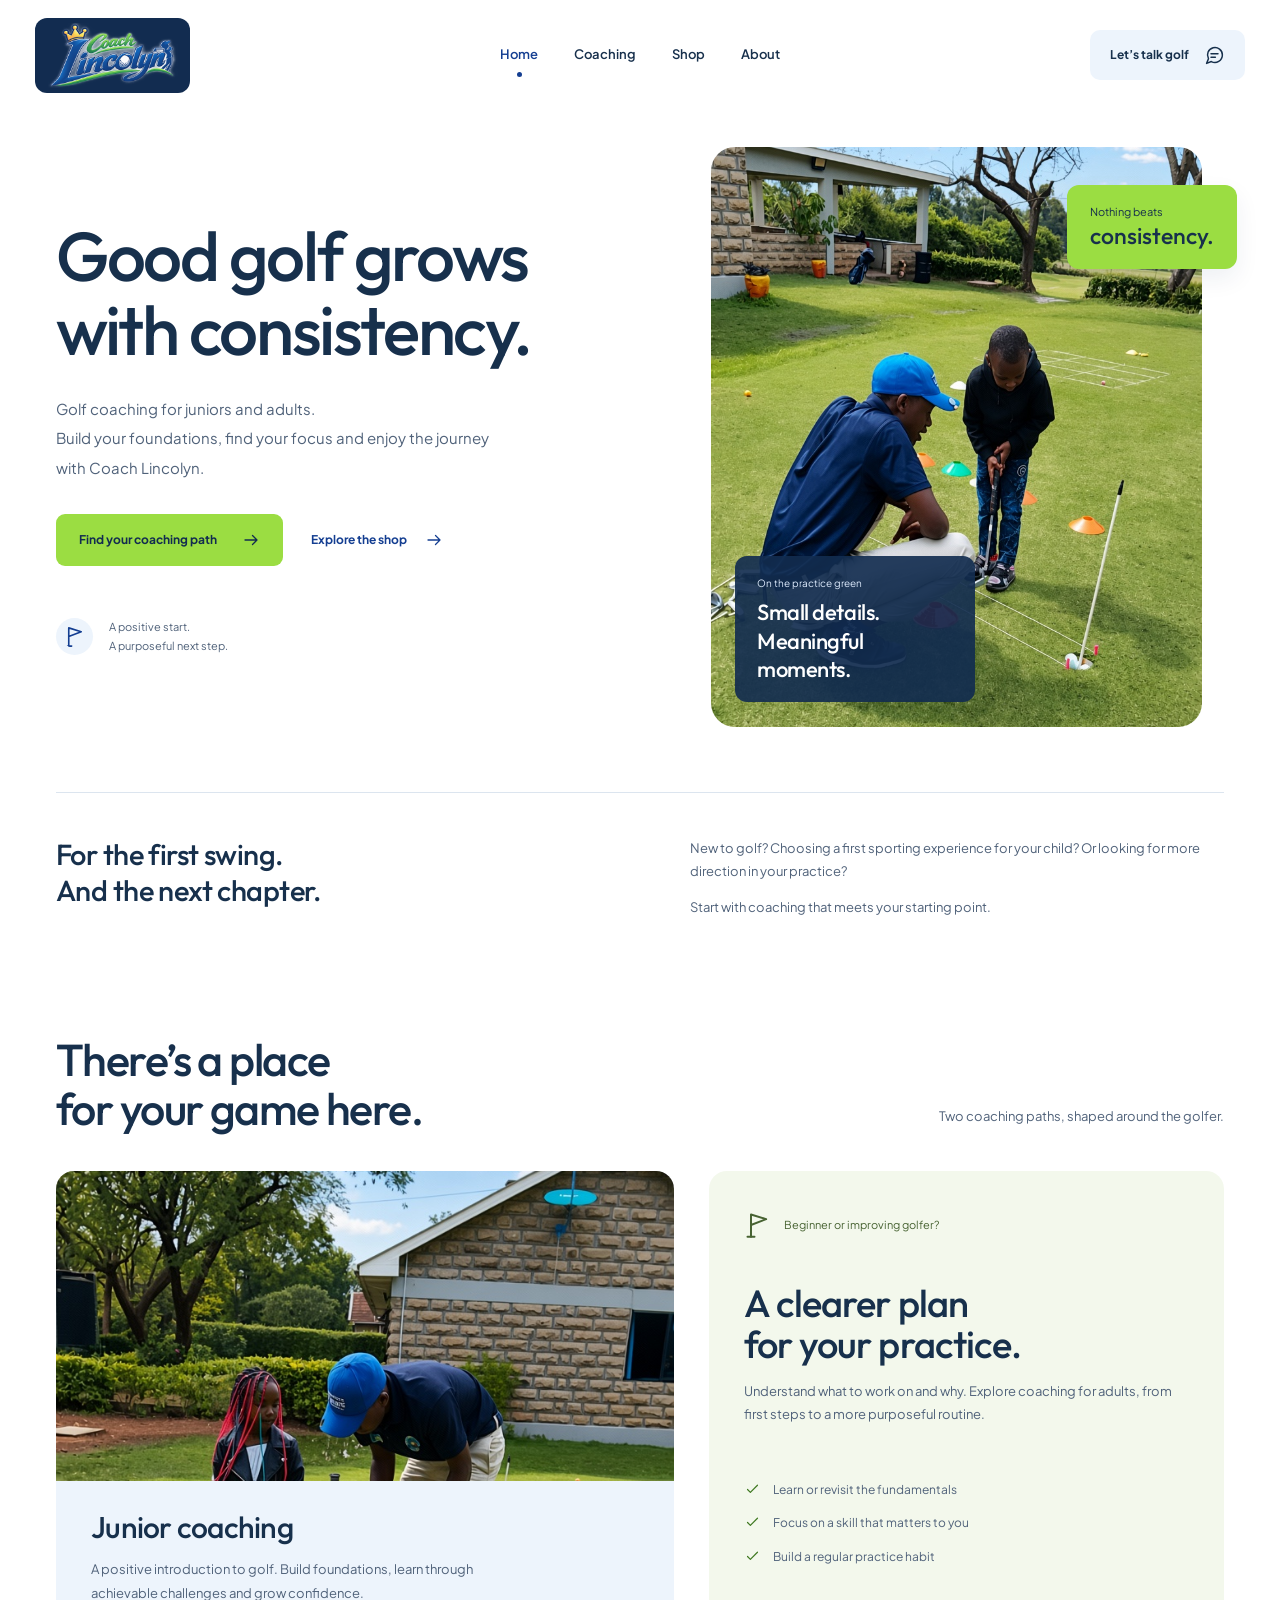
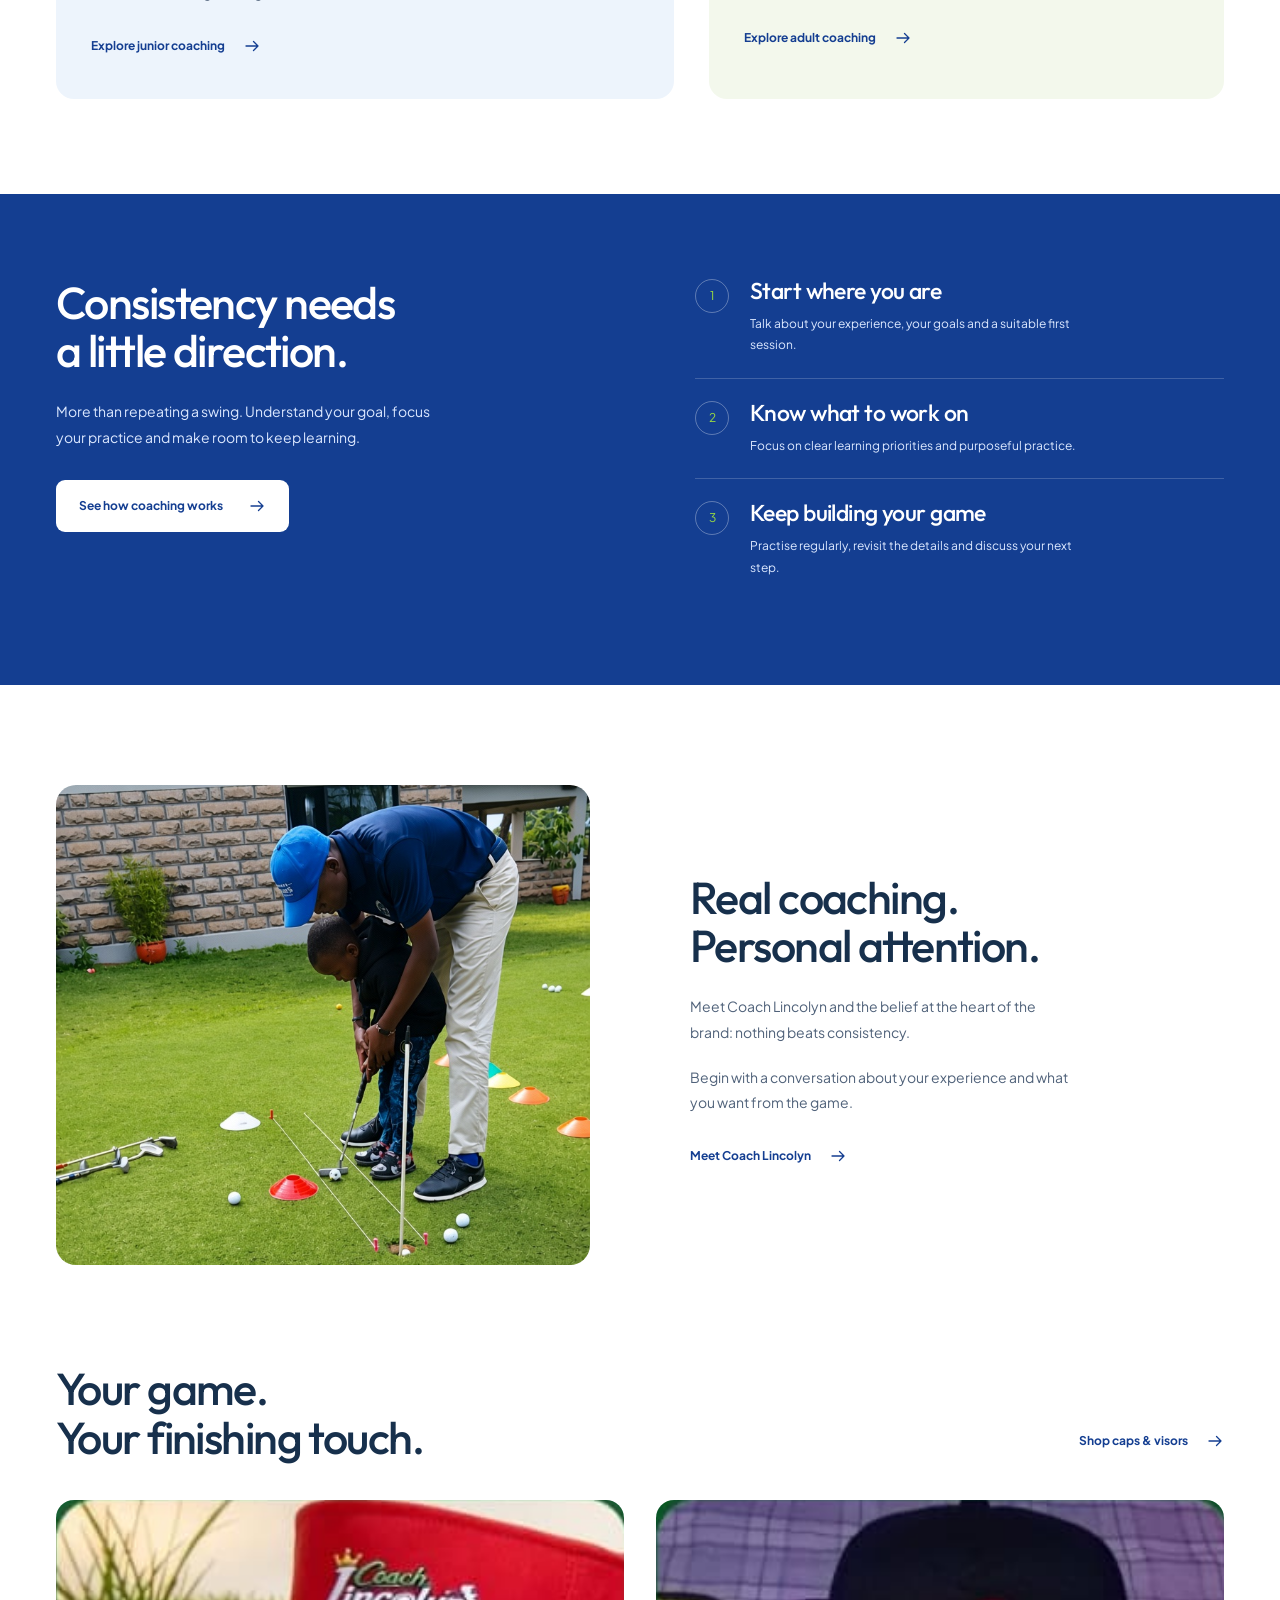
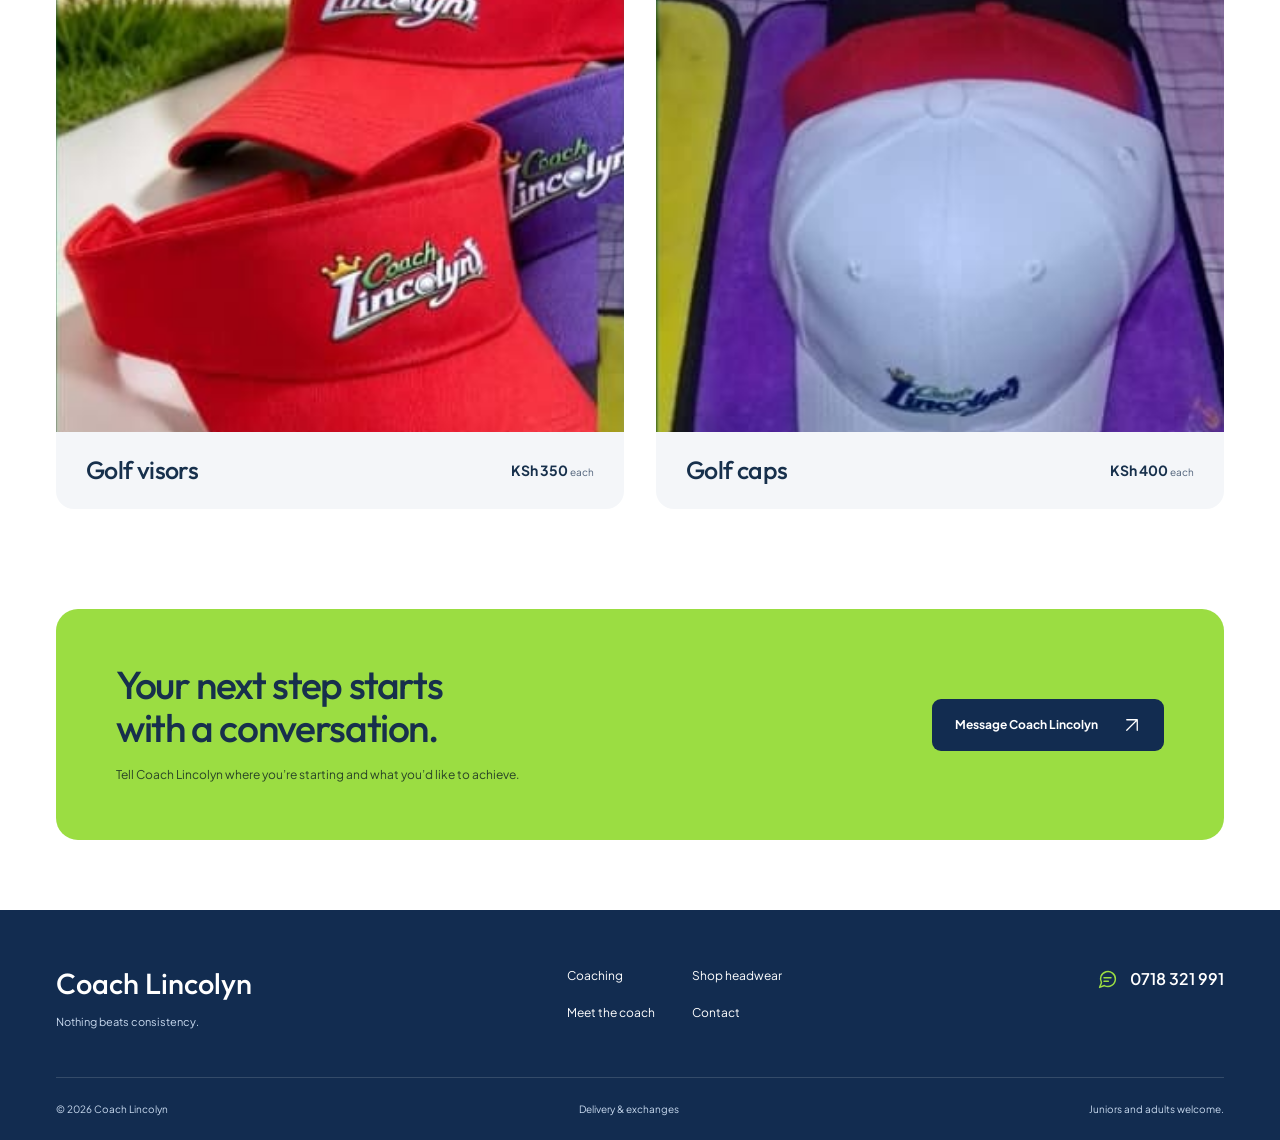
<file: index.html>
<!doctype html><html lang="en"><head><meta charset="utf-8"><meta name="viewport" content="width=device-width,initial-scale=1"><meta name="theme-color" content="#143e91"><title>Golf coaching for juniors & adults | Coach Lincolyn</title><meta name="description" content="Golf coaching for juniors and adults with Coach Lincolyn. Explore lessons, caps and visors. Nothing beats consistency."><link rel="stylesheet" href="fonts.css"><link rel="stylesheet" href="style.css?v=4"></head><body><a class="skip-link" href="#main">Skip to content</a><div class="site-header"><a class="logo" href="index.html" aria-label="Coach Lincolyn home"><img class="" src="assets/logo.jpeg" alt="Coach Lincolyn" fetchpriority="high"></a><nav aria-label="Main navigation" id="navigation"><a href="index.html" aria-current="page">Home</a><a href="coaching.html" >Coaching</a><a href="shop.html" >Shop</a><a href="about.html" >About</a></nav><a class="header-contact" href="contact.html">Let’s talk golf <svg viewBox="0 0 24 24" fill="none" stroke="currentColor" stroke-width="1.7" stroke-linecap="round" stroke-linejoin="round" aria-hidden="true"><path d="M21 11.5a8.5 8.5 0 0 1-12.6 7.4L3 21l2.1-5.4A8.5 8.5 0 1 1 21 11.5Z"/><path d="M8 10h8M8 14h5"/></svg></a><button class="menu-toggle" aria-controls="navigation" aria-expanded="false" aria-label="Open navigation"><svg viewBox="0 0 24 24" fill="none" stroke="currentColor" stroke-width="1.7" stroke-linecap="round" stroke-linejoin="round" aria-hidden="true"><path d="M4 7h16M4 12h16M4 17h16"/></svg></button></div><main id="main"><section class="home-hero section-wrap"><div class="hero-words"><h1>Good golf grows<br>with consistency.</h1><p>Golf coaching for juniors and adults.<br> Build your foundations, find your focus and enjoy the journey with Coach Lincolyn.</p><div class="hero-actions"><a class="btn" href="coaching.html">Find your coaching path<svg viewBox="0 0 24 24" fill="none" stroke="currentColor" stroke-width="1.7" stroke-linecap="round" stroke-linejoin="round" aria-hidden="true"><path d="M4 12h16m-6-6 6 6-6 6"/></svg></a><a class="quiet-link" href="shop.html">Explore the shop<svg viewBox="0 0 24 24" fill="none" stroke="currentColor" stroke-width="1.7" stroke-linecap="round" stroke-linejoin="round" aria-hidden="true"><path d="M4 12h16m-6-6 6 6-6 6"/></svg></a></div><div class="hero-promise"><svg viewBox="0 0 24 24" fill="none" stroke="currentColor" stroke-width="1.7" stroke-linecap="round" stroke-linejoin="round" aria-hidden="true"><path d="M6 22V3m0 0 13 4-13 5"/><path d="M3 22h6"/></svg><span>A positive start.<br>A purposeful next step.</span></div></div><div class="hero-portrait"><img class="main-portrait" src="assets/session-focus.jpeg" alt="Coach working at a junior golfer’s eye level during a putting lesson" fetchpriority="high"><div class="photo-caption"><span>On the practice green</span><b>Small details.<br>Meaningful moments.</b></div><div class="consistency-tag">Nothing beats<br><strong>consistency.</strong></div></div></section><section class="welcome-note section-wrap"><p>For the first swing.<br>And the next chapter.</p><div><p>New to golf? Choosing a first sporting experience for your child? Or looking for more direction in your practice?</p><p>Start with coaching that meets your starting point.</p></div></section><section class="paths section-wrap"><div class="section-heading"><h2>There’s a place<br>for your game here.</h2><p>Two coaching paths, shaped around the golfer.</p></div><div class="paths-layout"><article class="junior-feature"><div class="junior-photo"><img class="" src="assets/session-putting.jpeg" alt="Coach demonstrating a putting setup to a junior golfer" loading="lazy"></div><div class="junior-copy"><h3>Junior coaching</h3><p>A positive introduction to golf. Build foundations, learn through achievable challenges and grow confidence.</p><a class="quiet-link" href="coaching.html#juniors">Explore junior coaching<svg viewBox="0 0 24 24" fill="none" stroke="currentColor" stroke-width="1.7" stroke-linecap="round" stroke-linejoin="round" aria-hidden="true"><path d="M4 12h16m-6-6 6 6-6 6"/></svg></a></div></article><article class="adult-feature"><div class="adult-top"><svg viewBox="0 0 24 24" fill="none" stroke="currentColor" stroke-width="1.7" stroke-linecap="round" stroke-linejoin="round" aria-hidden="true"><path d="M6 22V3m0 0 13 4-13 5"/><path d="M3 22h6"/></svg><span>Beginner or improving golfer?</span></div><h3>A clearer plan<br>for your practice.</h3><p>Understand what to work on and why. Explore coaching for adults, from first steps to a more purposeful routine.</p><ul class="check-list"><li><svg viewBox="0 0 24 24" fill="none" stroke="currentColor" stroke-width="1.7" stroke-linecap="round" stroke-linejoin="round" aria-hidden="true"><path d="m5 12 4 4L19 6"/></svg>Learn or revisit the fundamentals</li><li><svg viewBox="0 0 24 24" fill="none" stroke="currentColor" stroke-width="1.7" stroke-linecap="round" stroke-linejoin="round" aria-hidden="true"><path d="m5 12 4 4L19 6"/></svg>Focus on a skill that matters to you</li><li><svg viewBox="0 0 24 24" fill="none" stroke="currentColor" stroke-width="1.7" stroke-linecap="round" stroke-linejoin="round" aria-hidden="true"><path d="m5 12 4 4L19 6"/></svg>Build a regular practice habit</li></ul><a class="quiet-link" href="coaching.html#adults">Explore adult coaching<svg viewBox="0 0 24 24" fill="none" stroke="currentColor" stroke-width="1.7" stroke-linecap="round" stroke-linejoin="round" aria-hidden="true"><path d="M4 12h16m-6-6 6 6-6 6"/></svg></a></article></div></section><section class="method-section"><div class="section-wrap method-layout"><div><h2>Consistency needs<br>a little direction.</h2><p>More than repeating a swing. Understand your goal, focus your practice and make room to keep learning.</p><a class="btn btn-white" href="coaching.html#journey">See how coaching works<svg viewBox="0 0 24 24" fill="none" stroke="currentColor" stroke-width="1.7" stroke-linecap="round" stroke-linejoin="round" aria-hidden="true"><path d="M4 12h16m-6-6 6 6-6 6"/></svg></a></div><ol class="journey-list"><li><span class="step-count">1</span><div><h3>Start where you are</h3><p>Talk about your experience, your goals and a suitable first session.</p></div></li><li><span class="step-count">2</span><div><h3>Know what to work on</h3><p>Focus on clear learning priorities and purposeful practice.</p></div></li><li><span class="step-count">3</span><div><h3>Keep building your game</h3><p>Practise regularly, revisit the details and discuss your next step.</p></div></li></ol></div></section><section class="coach-preview section-wrap"><div class="coach-image"><img class="" src="assets/session-guidance.jpeg" alt="Coach helping a junior golfer hold the putter during practice" loading="lazy"></div><div><h2>Real coaching.<br>Personal attention.</h2><p>Meet Coach Lincolyn and the belief at the heart of the brand: nothing beats consistency.</p><p>Begin with a conversation about your experience and what you want from the game.</p><a class="quiet-link" href="about.html">Meet Coach Lincolyn<svg viewBox="0 0 24 24" fill="none" stroke="currentColor" stroke-width="1.7" stroke-linecap="round" stroke-linejoin="round" aria-hidden="true"><path d="M4 12h16m-6-6 6 6-6 6"/></svg></a></div></section><section class="shop-teaser section-wrap"><div class="section-heading"><h2>Your game.<br>Your finishing touch.</h2><a class="quiet-link" href="shop.html">Shop caps & visors<svg viewBox="0 0 24 24" fill="none" stroke="currentColor" stroke-width="1.7" stroke-linecap="round" stroke-linejoin="round" aria-hidden="true"><path d="M4 12h16m-6-6 6 6-6 6"/></svg></a></div><div class="shop-pair"><a class="product-preview" href="shop.html#visors"><div class="product-photo visor"><img class="" src="assets/products.jpeg" alt="Coach Lincolyn red and purple golf visors" loading="lazy"></div><div><h3>Golf visors</h3><p>KSh 350 <span>each</span></p></div></a><a class="product-preview" href="shop.html#caps"><div class="product-photo cap"><img class="" src="assets/products.jpeg" alt="Coach Lincolyn white, red and dark golf caps" loading="lazy"></div><div><h3>Golf caps</h3><p>KSh 400 <span>each</span></p></div></a></div></section><section class="conversation section-wrap"><div><h2>Your next step starts with a conversation.</h2><p>Tell Coach Lincolyn where you’re starting and what you’d like to achieve.</p></div><a class="btn btn-navy" href="https://wa.me/254718321991?text=Hello%20Coach%20Lincolyn%2C%20I%20would%20like%20to%20discuss%20coaching%20and%20my%20next%20step." target="_blank" rel="noopener">Message Coach Lincolyn<svg viewBox="0 0 24 24" fill="none" stroke="currentColor" stroke-width="1.7" stroke-linecap="round" stroke-linejoin="round" aria-hidden="true"><path d="M5 19 19 5M5 5h14v14"/></svg></a></section></main><footer class="site-footer"><div class="footer-top"><div><a class="footer-name" href="index.html">Coach Lincolyn</a><p>Nothing beats consistency.</p></div><div class="footer-links"><a href="coaching.html">Coaching</a><a href="shop.html">Shop headwear</a><a href="about.html">Meet the coach</a><a href="contact.html">Contact</a></div><a class="footer-phone" href="https://wa.me/254718321991?text=Hello%20Coach%20Lincolyn%2C%20I%20would%20like%20to%20enquire." target="_blank" rel="noopener"><svg viewBox="0 0 24 24" fill="none" stroke="currentColor" stroke-width="1.7" stroke-linecap="round" stroke-linejoin="round" aria-hidden="true"><path d="M21 11.5a8.5 8.5 0 0 1-12.6 7.4L3 21l2.1-5.4A8.5 8.5 0 1 1 21 11.5Z"/><path d="M8 10h8M8 14h5"/></svg>0718 321 991</a></div><div class="footer-bottom"><span>© 2026 Coach Lincolyn</span><a href="shop.html#delivery">Delivery & exchanges</a><span>Juniors and adults welcome.</span></div></footer><script src="script.js"></script></body></html>
</file>
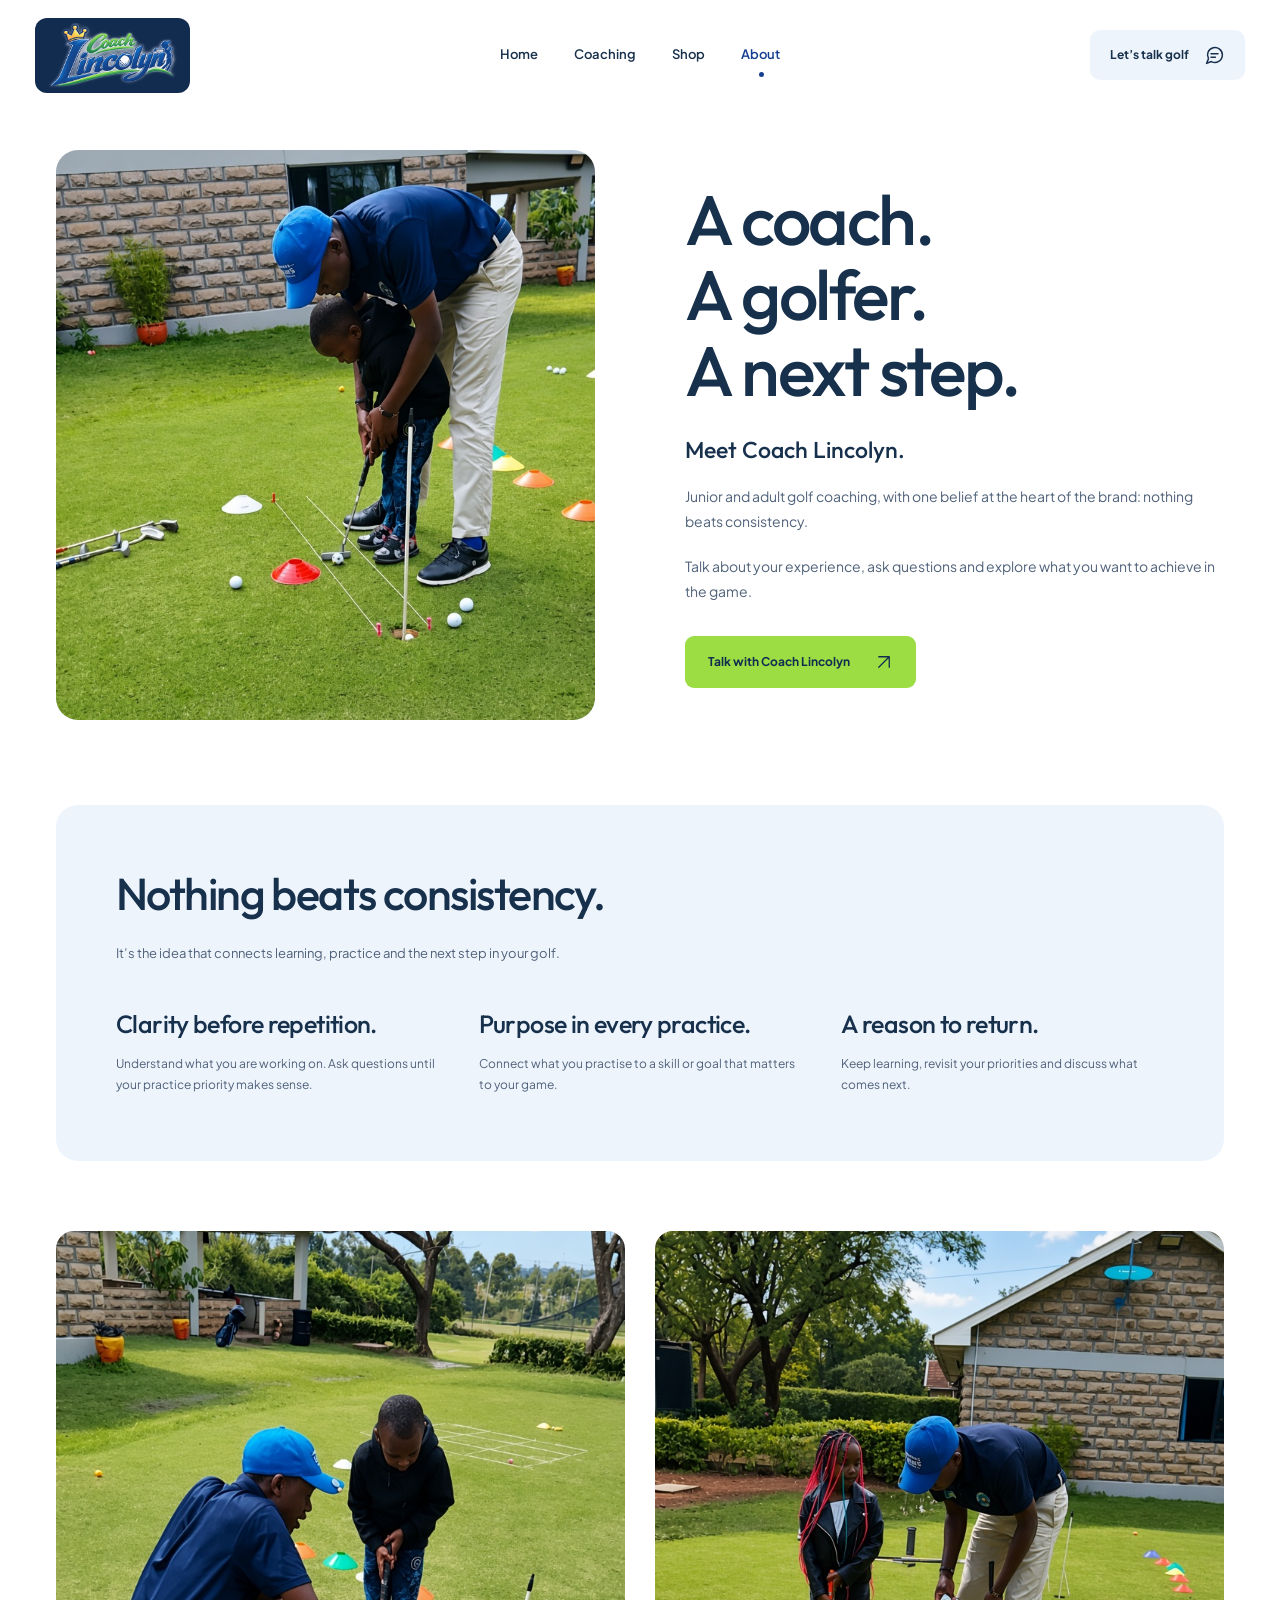
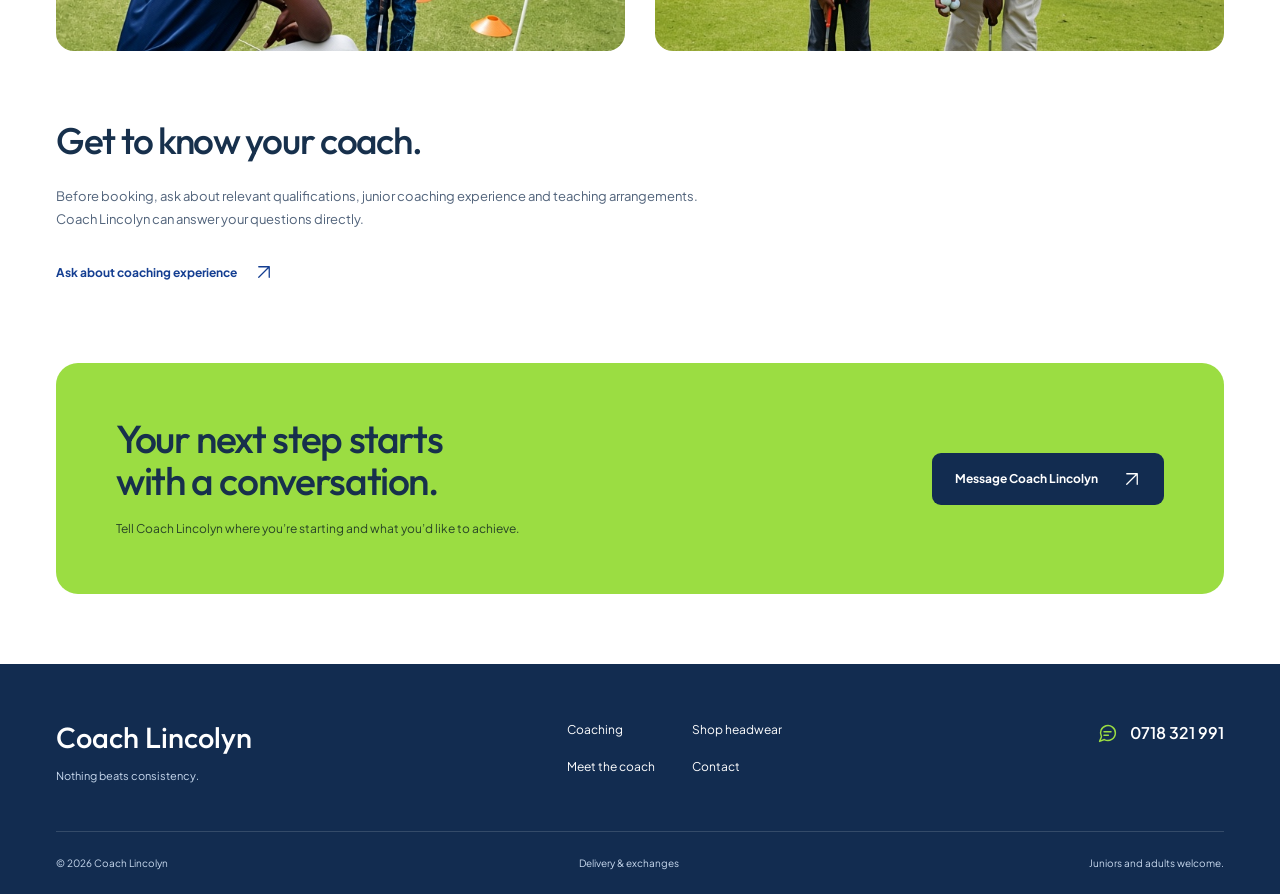
<file: about.html>
<!doctype html><html lang="en"><head><meta charset="utf-8"><meta name="viewport" content="width=device-width,initial-scale=1"><meta name="theme-color" content="#143e91"><title>About | Coach Lincolyn</title><meta name="description" content="Golf coaching for juniors and adults with Coach Lincolyn. Explore lessons, caps and visors. Nothing beats consistency."><link rel="stylesheet" href="fonts.css"><link rel="stylesheet" href="style.css?v=4"></head><body><a class="skip-link" href="#main">Skip to content</a><div class="site-header"><a class="logo" href="index.html" aria-label="Coach Lincolyn home"><img class="" src="assets/logo.jpeg" alt="Coach Lincolyn" fetchpriority="high"></a><nav aria-label="Main navigation" id="navigation"><a href="index.html" >Home</a><a href="coaching.html" >Coaching</a><a href="shop.html" >Shop</a><a href="about.html" aria-current="page">About</a></nav><a class="header-contact" href="contact.html">Let’s talk golf <svg viewBox="0 0 24 24" fill="none" stroke="currentColor" stroke-width="1.7" stroke-linecap="round" stroke-linejoin="round" aria-hidden="true"><path d="M21 11.5a8.5 8.5 0 0 1-12.6 7.4L3 21l2.1-5.4A8.5 8.5 0 1 1 21 11.5Z"/><path d="M8 10h8M8 14h5"/></svg></a><button class="menu-toggle" aria-controls="navigation" aria-expanded="false" aria-label="Open navigation"><svg viewBox="0 0 24 24" fill="none" stroke="currentColor" stroke-width="1.7" stroke-linecap="round" stroke-linejoin="round" aria-hidden="true"><path d="M4 7h16M4 12h16M4 17h16"/></svg></button></div><main id="main"><section class="about-hero section-wrap"><div class="about-photo"><img class="" src="assets/session-guidance.jpeg" alt="Coach Lincolyn guiding a junior golfer through a putting exercise" fetchpriority="high"></div><div><h1>A coach.<br>A golfer.<br>A next step.</h1><p class="large-copy">Meet Coach Lincolyn.</p><p>Junior and adult golf coaching, with one belief at the heart of the brand: nothing beats consistency.</p><p>Talk about your experience, ask questions and explore what you want to achieve in the game.</p><a class="btn" href="https://wa.me/254718321991?text=Hello%20Coach%20Lincolyn%2C%20I%20would%20like%20to%20learn%20about%20your%20coaching%20approach%2C%20experience%20and%20relevant%20qualifications." target="_blank" rel="noopener">Talk with Coach Lincolyn<svg viewBox="0 0 24 24" fill="none" stroke="currentColor" stroke-width="1.7" stroke-linecap="round" stroke-linejoin="round" aria-hidden="true"><path d="M5 19 19 5M5 5h14v14"/></svg></a></div></section><section class="belief-section section-wrap"><h2>Nothing beats consistency.</h2><p>It’s the idea that connects learning, practice and the next step in your golf.</p><div class="belief-copy"><article><h3>Clarity before repetition.</h3><p>Understand what you are working on. Ask questions until your practice priority makes sense.</p></article><article><h3>Purpose in every practice.</h3><p>Connect what you practise to a skill or goal that matters to your game.</p></article><article><h3>A reason to return.</h3><p>Keep learning, revisit your priorities and discuss what comes next.</p></article></div></section><section class="about-gallery section-wrap"><img class="" src="assets/session-focus.jpeg" alt="Coach giving a junior golfer focused putting guidance" loading="lazy"><img class="" src="assets/session-putting.jpeg" alt="Coach and junior golfer working on the practice green" loading="lazy"></section><section class="background-note section-wrap"><h2>Get to know your coach.</h2><p>Before booking, ask about relevant qualifications, junior coaching experience and teaching arrangements. Coach Lincolyn can answer your questions directly.</p><a class="quiet-link" href="https://wa.me/254718321991?text=Hello%20Coach%20Lincolyn%2C%20please%20tell%20me%20about%20your%20relevant%20coaching%20qualifications%2C%20experience%20and%20teaching%20arrangements." target="_blank" rel="noopener">Ask about coaching experience<svg viewBox="0 0 24 24" fill="none" stroke="currentColor" stroke-width="1.7" stroke-linecap="round" stroke-linejoin="round" aria-hidden="true"><path d="M5 19 19 5M5 5h14v14"/></svg></a></section><section class="conversation section-wrap"><div><h2>Your next step starts with a conversation.</h2><p>Tell Coach Lincolyn where you’re starting and what you’d like to achieve.</p></div><a class="btn btn-navy" href="https://wa.me/254718321991?text=Hello%20Coach%20Lincolyn%2C%20I%20would%20like%20to%20discuss%20coaching%20and%20my%20next%20step." target="_blank" rel="noopener">Message Coach Lincolyn<svg viewBox="0 0 24 24" fill="none" stroke="currentColor" stroke-width="1.7" stroke-linecap="round" stroke-linejoin="round" aria-hidden="true"><path d="M5 19 19 5M5 5h14v14"/></svg></a></section></main><footer class="site-footer"><div class="footer-top"><div><a class="footer-name" href="index.html">Coach Lincolyn</a><p>Nothing beats consistency.</p></div><div class="footer-links"><a href="coaching.html">Coaching</a><a href="shop.html">Shop headwear</a><a href="about.html">Meet the coach</a><a href="contact.html">Contact</a></div><a class="footer-phone" href="https://wa.me/254718321991?text=Hello%20Coach%20Lincolyn%2C%20I%20would%20like%20to%20enquire." target="_blank" rel="noopener"><svg viewBox="0 0 24 24" fill="none" stroke="currentColor" stroke-width="1.7" stroke-linecap="round" stroke-linejoin="round" aria-hidden="true"><path d="M21 11.5a8.5 8.5 0 0 1-12.6 7.4L3 21l2.1-5.4A8.5 8.5 0 1 1 21 11.5Z"/><path d="M8 10h8M8 14h5"/></svg>0718 321 991</a></div><div class="footer-bottom"><span>© 2026 Coach Lincolyn</span><a href="shop.html#delivery">Delivery & exchanges</a><span>Juniors and adults welcome.</span></div></footer><script src="script.js"></script></body></html>
</file>
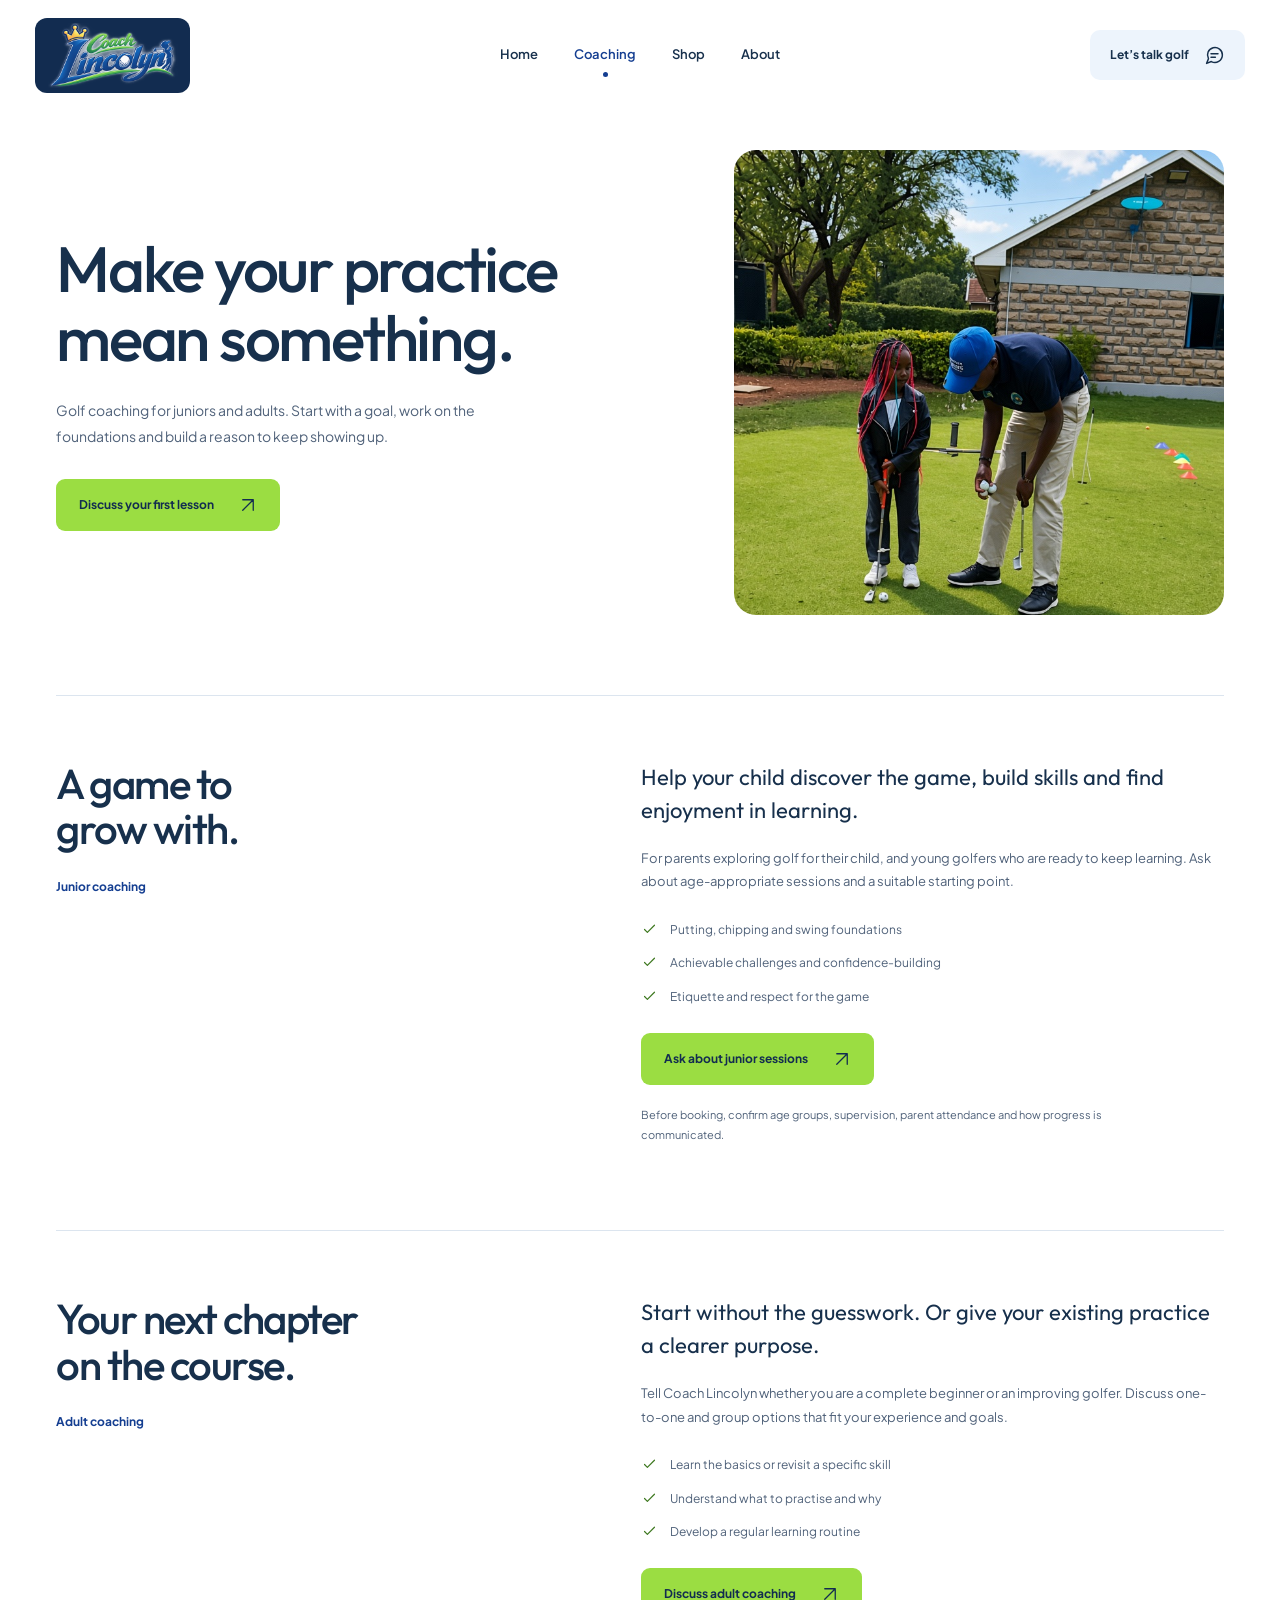
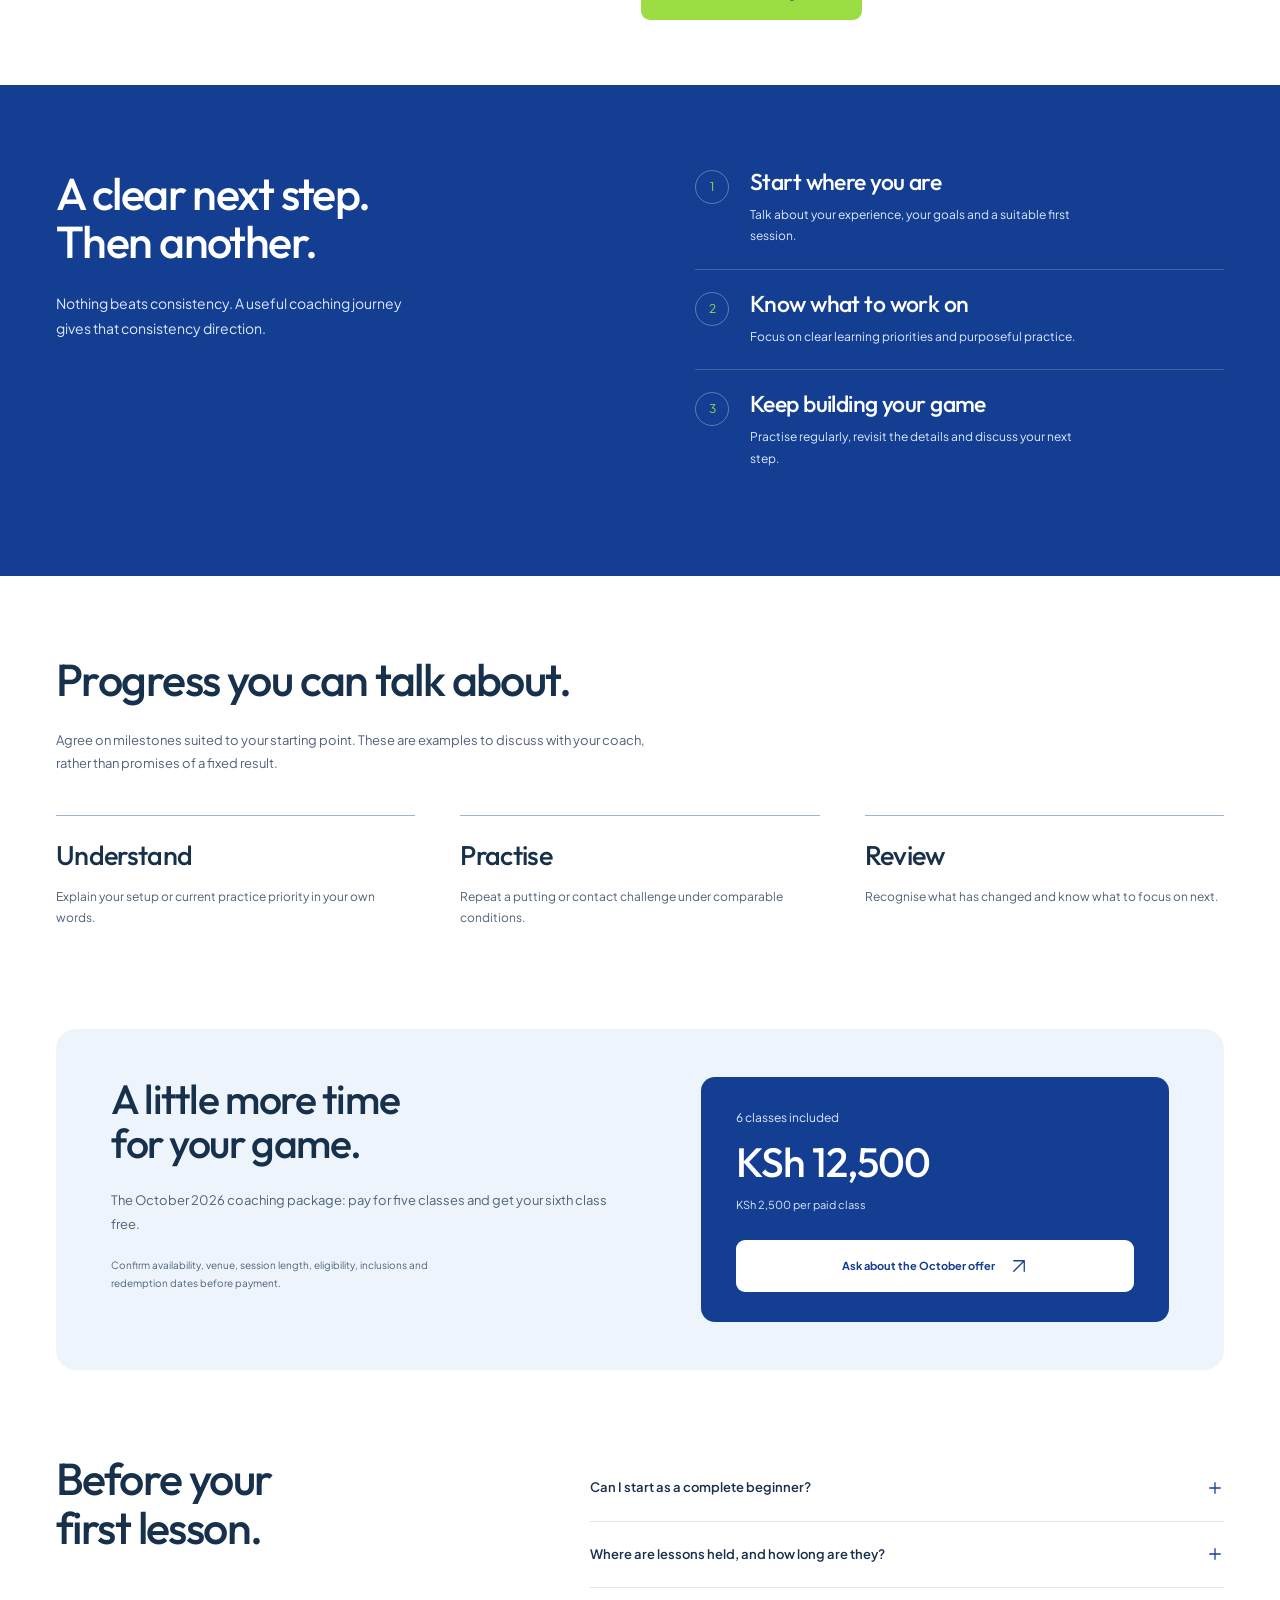
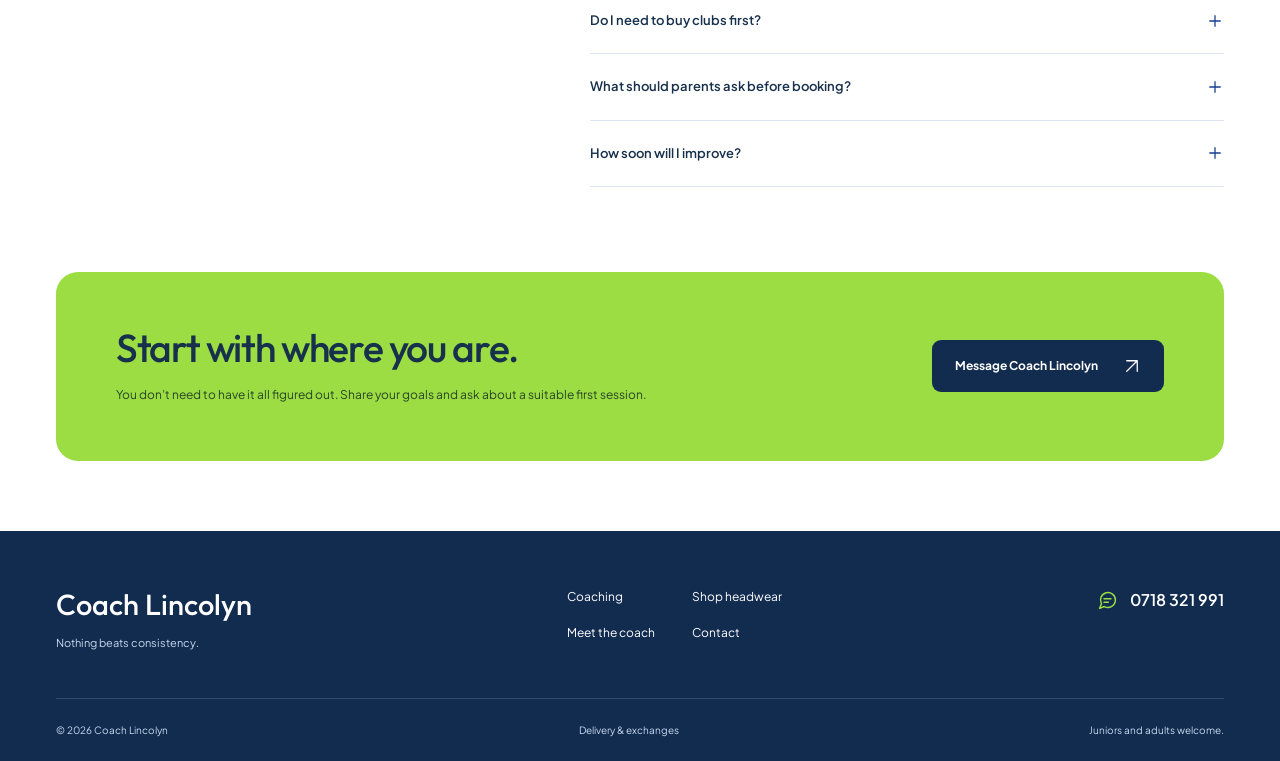
<file: coaching.html>
<!doctype html><html lang="en"><head><meta charset="utf-8"><meta name="viewport" content="width=device-width,initial-scale=1"><meta name="theme-color" content="#143e91"><title>Coaching | Coach Lincolyn</title><meta name="description" content="Golf coaching for juniors and adults with Coach Lincolyn. Explore lessons, caps and visors. Nothing beats consistency."><link rel="stylesheet" href="fonts.css"><link rel="stylesheet" href="style.css?v=4"></head><body><a class="skip-link" href="#main">Skip to content</a><div class="site-header"><a class="logo" href="index.html" aria-label="Coach Lincolyn home"><img class="" src="assets/logo.jpeg" alt="Coach Lincolyn" fetchpriority="high"></a><nav aria-label="Main navigation" id="navigation"><a href="index.html" >Home</a><a href="coaching.html" aria-current="page">Coaching</a><a href="shop.html" >Shop</a><a href="about.html" >About</a></nav><a class="header-contact" href="contact.html">Let’s talk golf <svg viewBox="0 0 24 24" fill="none" stroke="currentColor" stroke-width="1.7" stroke-linecap="round" stroke-linejoin="round" aria-hidden="true"><path d="M21 11.5a8.5 8.5 0 0 1-12.6 7.4L3 21l2.1-5.4A8.5 8.5 0 1 1 21 11.5Z"/><path d="M8 10h8M8 14h5"/></svg></a><button class="menu-toggle" aria-controls="navigation" aria-expanded="false" aria-label="Open navigation"><svg viewBox="0 0 24 24" fill="none" stroke="currentColor" stroke-width="1.7" stroke-linecap="round" stroke-linejoin="round" aria-hidden="true"><path d="M4 7h16M4 12h16M4 17h16"/></svg></button></div><main id="main"><section class="page-hero section-wrap"><div><h1>Make your practice<br>mean something.</h1><p>Golf coaching for juniors and adults. Start with a goal, work on the foundations and build a reason to keep showing up.</p><a class="btn" href="https://wa.me/254718321991?text=Hello%20Coach%20Lincolyn%2C%20I%20would%20like%20to%20discuss%20a%20first%20lesson.%20Please%20share%20venue%2C%20session%20length%2C%20price%2C%20equipment%20requirements%20and%20availability." target="_blank" rel="noopener">Discuss your first lesson<svg viewBox="0 0 24 24" fill="none" stroke="currentColor" stroke-width="1.7" stroke-linecap="round" stroke-linejoin="round" aria-hidden="true"><path d="M5 19 19 5M5 5h14v14"/></svg></a></div><div class="page-hero-photo"><img class="" src="assets/session-putting.jpeg" alt="Coach showing a junior golfer how to set up a putt" fetchpriority="high"></div></section><section id="juniors" class="programme-detail section-wrap"><div class="programme-title"><h2>A game to grow with.</h2><p>Junior coaching</p></div><div class="programme-body"><p class="large-copy">Help your child discover the game, build skills and find enjoyment in learning.</p><p>For parents exploring golf for their child, and young golfers who are ready to keep learning. Ask about age-appropriate sessions and a suitable starting point.</p><ul class="check-list"><li><svg viewBox="0 0 24 24" fill="none" stroke="currentColor" stroke-width="1.7" stroke-linecap="round" stroke-linejoin="round" aria-hidden="true"><path d="m5 12 4 4L19 6"/></svg>Putting, chipping and swing foundations</li><li><svg viewBox="0 0 24 24" fill="none" stroke="currentColor" stroke-width="1.7" stroke-linecap="round" stroke-linejoin="round" aria-hidden="true"><path d="m5 12 4 4L19 6"/></svg>Achievable challenges and confidence-building</li><li><svg viewBox="0 0 24 24" fill="none" stroke="currentColor" stroke-width="1.7" stroke-linecap="round" stroke-linejoin="round" aria-hidden="true"><path d="m5 12 4 4L19 6"/></svg>Etiquette and respect for the game</li></ul><a class="btn" href="https://wa.me/254718321991?text=Hello%20Coach%20Lincolyn%2C%20I%20am%20interested%20in%20junior%20coaching.%20Please%20confirm%20suitable%20ages%2C%20venue%2C%20group%20size%2C%20supervision%2C%20safeguarding%20arrangements%2C%20fees%20and%20availability." target="_blank" rel="noopener">Ask about junior sessions<svg viewBox="0 0 24 24" fill="none" stroke="currentColor" stroke-width="1.7" stroke-linecap="round" stroke-linejoin="round" aria-hidden="true"><path d="M5 19 19 5M5 5h14v14"/></svg></a><p class="smallprint">Before booking, confirm age groups, supervision, parent attendance and how progress is communicated.</p></div></section><section id="adults" class="programme-detail adult-detail section-wrap"><div class="programme-title"><h2>Your next chapter<br>on the course.</h2><p>Adult coaching</p></div><div class="programme-body"><p class="large-copy">Start without the guesswork. Or give your existing practice a clearer purpose.</p><p>Tell Coach Lincolyn whether you are a complete beginner or an improving golfer. Discuss one-to-one and group options that fit your experience and goals.</p><ul class="check-list"><li><svg viewBox="0 0 24 24" fill="none" stroke="currentColor" stroke-width="1.7" stroke-linecap="round" stroke-linejoin="round" aria-hidden="true"><path d="m5 12 4 4L19 6"/></svg>Learn the basics or revisit a specific skill</li><li><svg viewBox="0 0 24 24" fill="none" stroke="currentColor" stroke-width="1.7" stroke-linecap="round" stroke-linejoin="round" aria-hidden="true"><path d="m5 12 4 4L19 6"/></svg>Understand what to practise and why</li><li><svg viewBox="0 0 24 24" fill="none" stroke="currentColor" stroke-width="1.7" stroke-linecap="round" stroke-linejoin="round" aria-hidden="true"><path d="m5 12 4 4L19 6"/></svg>Develop a regular learning routine</li></ul><a class="btn" href="https://wa.me/254718321991?text=Hello%20Coach%20Lincolyn%2C%20I%20am%20interested%20in%20adult%20coaching.%20My%20experience%20is%3A%20__.%20My%20goal%20is%3A%20__.%20Please%20share%20suitable%20options%2C%20venue%2C%20duration%2C%20fees%20and%20availability." target="_blank" rel="noopener">Discuss adult coaching<svg viewBox="0 0 24 24" fill="none" stroke="currentColor" stroke-width="1.7" stroke-linecap="round" stroke-linejoin="round" aria-hidden="true"><path d="M5 19 19 5M5 5h14v14"/></svg></a></div></section><section id="journey" class="method-section"><div class="section-wrap method-layout"><div><h2>A clear next step.<br>Then another.</h2><p>Nothing beats consistency. A useful coaching journey gives that consistency direction.</p></div><ol class="journey-list"><li><span class="step-count">1</span><div><h3>Start where you are</h3><p>Talk about your experience, your goals and a suitable first session.</p></div></li><li><span class="step-count">2</span><div><h3>Know what to work on</h3><p>Focus on clear learning priorities and purposeful practice.</p></div></li><li><span class="step-count">3</span><div><h3>Keep building your game</h3><p>Practise regularly, revisit the details and discuss your next step.</p></div></li></ol></div></section><section class="progress-section section-wrap"><h2>Progress you can talk about.</h2><p>Agree on milestones suited to your starting point. These are examples to discuss with your coach, rather than promises of a fixed result.</p><div class="progress-lines"><article><h3>Understand</h3><p>Explain your setup or current practice priority in your own words.</p></article><article><h3>Practise</h3><p>Repeat a putting or contact challenge under comparable conditions.</p></article><article><h3>Review</h3><p>Recognise what has changed and know what to focus on next.</p></article></div></section><section class="october-offer section-wrap"><div><h2>A little more time<br>for your game.</h2><p>The October 2026 coaching package: pay for five classes and get your sixth class free.</p><p class="offer-terms">Confirm availability, venue, session length, eligibility, inclusions and redemption dates before payment.</p></div><div class="offer-details"><p>6 classes included</p><strong>KSh 12,500</strong><span>KSh 2,500 per paid class</span><a class="btn btn-white" href="https://wa.me/254718321991?text=Hello%20Coach%20Lincolyn%2C%20please%20confirm%20the%20October%202026%20offer%3A%20KSh%2012%2C500%20for%20five%20paid%20classes%20and%20one%20free.%20Please%20share%20availability%2C%20venue%2C%20duration%2C%20eligibility%2C%20inclusions%20and%20redemption%20dates." target="_blank" rel="noopener">Ask about the October offer<svg viewBox="0 0 24 24" fill="none" stroke="currentColor" stroke-width="1.7" stroke-linecap="round" stroke-linejoin="round" aria-hidden="true"><path d="M5 19 19 5M5 5h14v14"/></svg></a></div></section><section class="faq-section section-wrap"><h2>Before your first lesson.</h2><div class="faq-list"><details><summary>Can I start as a complete beginner?<svg viewBox="0 0 24 24" fill="none" stroke="currentColor" stroke-width="1.7" stroke-linecap="round" stroke-linejoin="round" aria-hidden="true"><path d="M12 5v14M5 12h14"/></svg></summary><p>Yes. Tell Coach Lincolyn that you are new to golf and ask about an introductory session.</p></details><details><summary>Where are lessons held, and how long are they?<svg viewBox="0 0 24 24" fill="none" stroke="currentColor" stroke-width="1.7" stroke-linecap="round" stroke-linejoin="round" aria-hidden="true"><path d="M12 5v14M5 12h14"/></svg></summary><p>Confirm the venue, session duration, fees and schedule directly before booking. These details are not yet published here.</p></details><details><summary>Do I need to buy clubs first?<svg viewBox="0 0 24 24" fill="none" stroke="currentColor" stroke-width="1.7" stroke-linecap="round" stroke-linejoin="round" aria-hidden="true"><path d="M12 5v14M5 12h14"/></svg></summary><p>Ask what equipment is provided and what to bring before purchasing clubs. Confirm footwear and any venue dress requirements.</p></details><details><summary>What should parents ask before booking?<svg viewBox="0 0 24 24" fill="none" stroke="currentColor" stroke-width="1.7" stroke-linecap="round" stroke-linejoin="round" aria-hidden="true"><path d="M12 5v14M5 12h14"/></svg></summary><p>Confirm age suitability, group size, supervision, safeguarding arrangements, parent attendance and progress communication.</p></details><details><summary>How soon will I improve?<svg viewBox="0 0 24 24" fill="none" stroke="currentColor" stroke-width="1.7" stroke-linecap="round" stroke-linejoin="round" aria-hidden="true"><path d="M12 5v14M5 12h14"/></svg></summary><p>Progress varies with experience, goals and practice. Discuss realistic milestones; no score reduction or improvement deadline is guaranteed.</p></details></div></section><section class="conversation section-wrap"><div><h2>Start with where you are.</h2><p>You don’t need to have it all figured out. Share your goals and ask about a suitable first session.</p></div><a class="btn btn-navy" href="https://wa.me/254718321991?text=Hello%20Coach%20Lincolyn%2C%20I%20would%20like%20to%20discuss%20coaching%20and%20my%20next%20step." target="_blank" rel="noopener">Message Coach Lincolyn<svg viewBox="0 0 24 24" fill="none" stroke="currentColor" stroke-width="1.7" stroke-linecap="round" stroke-linejoin="round" aria-hidden="true"><path d="M5 19 19 5M5 5h14v14"/></svg></a></section></main><footer class="site-footer"><div class="footer-top"><div><a class="footer-name" href="index.html">Coach Lincolyn</a><p>Nothing beats consistency.</p></div><div class="footer-links"><a href="coaching.html">Coaching</a><a href="shop.html">Shop headwear</a><a href="about.html">Meet the coach</a><a href="contact.html">Contact</a></div><a class="footer-phone" href="https://wa.me/254718321991?text=Hello%20Coach%20Lincolyn%2C%20I%20would%20like%20to%20enquire." target="_blank" rel="noopener"><svg viewBox="0 0 24 24" fill="none" stroke="currentColor" stroke-width="1.7" stroke-linecap="round" stroke-linejoin="round" aria-hidden="true"><path d="M21 11.5a8.5 8.5 0 0 1-12.6 7.4L3 21l2.1-5.4A8.5 8.5 0 1 1 21 11.5Z"/><path d="M8 10h8M8 14h5"/></svg>0718 321 991</a></div><div class="footer-bottom"><span>© 2026 Coach Lincolyn</span><a href="shop.html#delivery">Delivery & exchanges</a><span>Juniors and adults welcome.</span></div></footer><script src="script.js"></script></body></html>
</file>
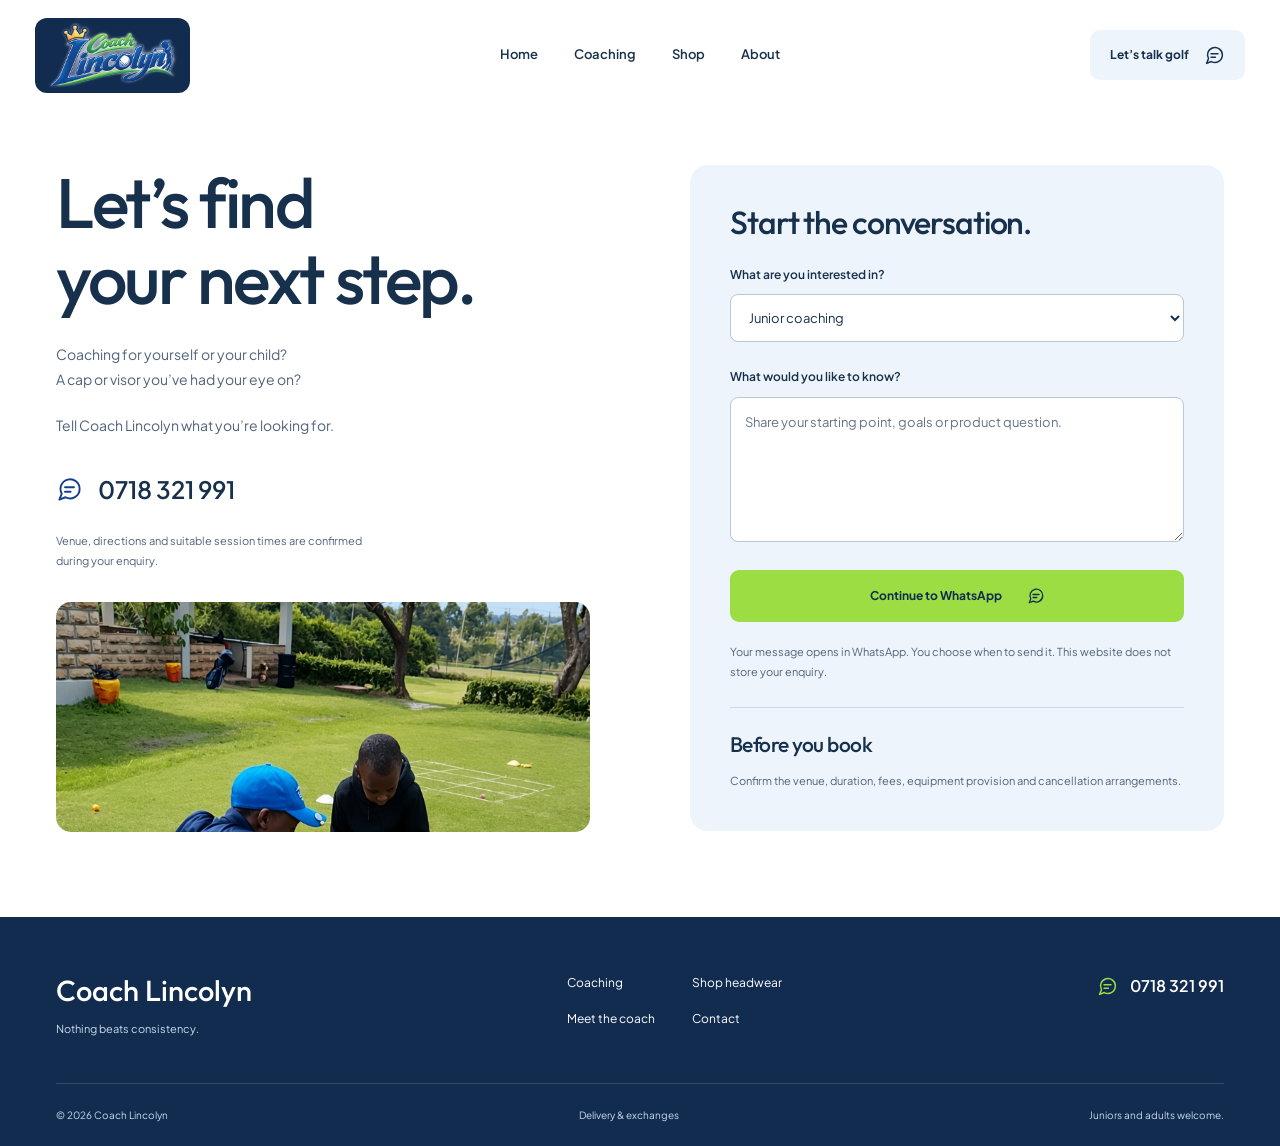
<file: contact.html>
<!doctype html><html lang="en"><head><meta charset="utf-8"><meta name="viewport" content="width=device-width,initial-scale=1"><meta name="theme-color" content="#143e91"><title>Contact | Coach Lincolyn</title><meta name="description" content="Golf coaching for juniors and adults with Coach Lincolyn. Explore lessons, caps and visors. Nothing beats consistency."><link rel="stylesheet" href="fonts.css"><link rel="stylesheet" href="style.css?v=4"></head><body><a class="skip-link" href="#main">Skip to content</a><div class="site-header"><a class="logo" href="index.html" aria-label="Coach Lincolyn home"><img class="" src="assets/logo.jpeg" alt="Coach Lincolyn" fetchpriority="high"></a><nav aria-label="Main navigation" id="navigation"><a href="index.html" >Home</a><a href="coaching.html" >Coaching</a><a href="shop.html" >Shop</a><a href="about.html" >About</a></nav><a class="header-contact" href="contact.html">Let’s talk golf <svg viewBox="0 0 24 24" fill="none" stroke="currentColor" stroke-width="1.7" stroke-linecap="round" stroke-linejoin="round" aria-hidden="true"><path d="M21 11.5a8.5 8.5 0 0 1-12.6 7.4L3 21l2.1-5.4A8.5 8.5 0 1 1 21 11.5Z"/><path d="M8 10h8M8 14h5"/></svg></a><button class="menu-toggle" aria-controls="navigation" aria-expanded="false" aria-label="Open navigation"><svg viewBox="0 0 24 24" fill="none" stroke="currentColor" stroke-width="1.7" stroke-linecap="round" stroke-linejoin="round" aria-hidden="true"><path d="M4 7h16M4 12h16M4 17h16"/></svg></button></div><main id="main"><section class="contact-layout section-wrap"><div class="contact-copy"><h1>Let’s find<br>your next step.</h1><p>Coaching for yourself or your child?<br>A cap or visor you’ve had your eye on?</p><p>Tell Coach Lincolyn what you’re looking for.</p><a class="big-phone" href="https://wa.me/254718321991?text=Hello%20Coach%20Lincolyn." target="_blank" rel="noopener"><svg viewBox="0 0 24 24" fill="none" stroke="currentColor" stroke-width="1.7" stroke-linecap="round" stroke-linejoin="round" aria-hidden="true"><path d="M21 11.5a8.5 8.5 0 0 1-12.6 7.4L3 21l2.1-5.4A8.5 8.5 0 1 1 21 11.5Z"/><path d="M8 10h8M8 14h5"/></svg>0718 321 991</a><p class="smallprint">Venue, directions and suitable session times are confirmed during your enquiry.</p><div class="contact-image"><img class="" src="assets/session-focus.jpeg" alt="Coach speaking with a junior golfer during putting practice" loading="lazy"></div></div><div class="contact-form-wrap"><form id="enquiry"><h2>Start the conversation.</h2><label for="interest">What are you interested in?</label><select id="interest" name="interest"><option>Junior coaching</option><option>Adult coaching</option><option>October coaching package</option><option>Caps and visors</option><option>Equipment guidance</option></select><label for="goal">What would you like to know?</label><textarea id="goal" name="goal" rows="5" maxlength="1000" placeholder="Share your starting point, goals or product question."></textarea><button class="btn" type="submit">Continue to WhatsApp<svg viewBox="0 0 24 24" fill="none" stroke="currentColor" stroke-width="1.7" stroke-linecap="round" stroke-linejoin="round" aria-hidden="true"><path d="M21 11.5a8.5 8.5 0 0 1-12.6 7.4L3 21l2.1-5.4A8.5 8.5 0 1 1 21 11.5Z"/><path d="M8 10h8M8 14h5"/></svg></button><p class="smallprint">Your message opens in WhatsApp. You choose when to send it. This website does not store your enquiry.</p><p class="form-error" role="alert"></p><a class="message-fallback" hidden target="_blank" rel="noopener">Open your prepared WhatsApp enquiry</a></form><div class="confirm-before"><h3>Before you book</h3><p>Confirm the venue, duration, fees, equipment provision and cancellation arrangements.</p></div></div></section></main><footer class="site-footer"><div class="footer-top"><div><a class="footer-name" href="index.html">Coach Lincolyn</a><p>Nothing beats consistency.</p></div><div class="footer-links"><a href="coaching.html">Coaching</a><a href="shop.html">Shop headwear</a><a href="about.html">Meet the coach</a><a href="contact.html">Contact</a></div><a class="footer-phone" href="https://wa.me/254718321991?text=Hello%20Coach%20Lincolyn%2C%20I%20would%20like%20to%20enquire." target="_blank" rel="noopener"><svg viewBox="0 0 24 24" fill="none" stroke="currentColor" stroke-width="1.7" stroke-linecap="round" stroke-linejoin="round" aria-hidden="true"><path d="M21 11.5a8.5 8.5 0 0 1-12.6 7.4L3 21l2.1-5.4A8.5 8.5 0 1 1 21 11.5Z"/><path d="M8 10h8M8 14h5"/></svg>0718 321 991</a></div><div class="footer-bottom"><span>© 2026 Coach Lincolyn</span><a href="shop.html#delivery">Delivery & exchanges</a><span>Juniors and adults welcome.</span></div></footer><script src="script.js"></script></body></html>
</file>
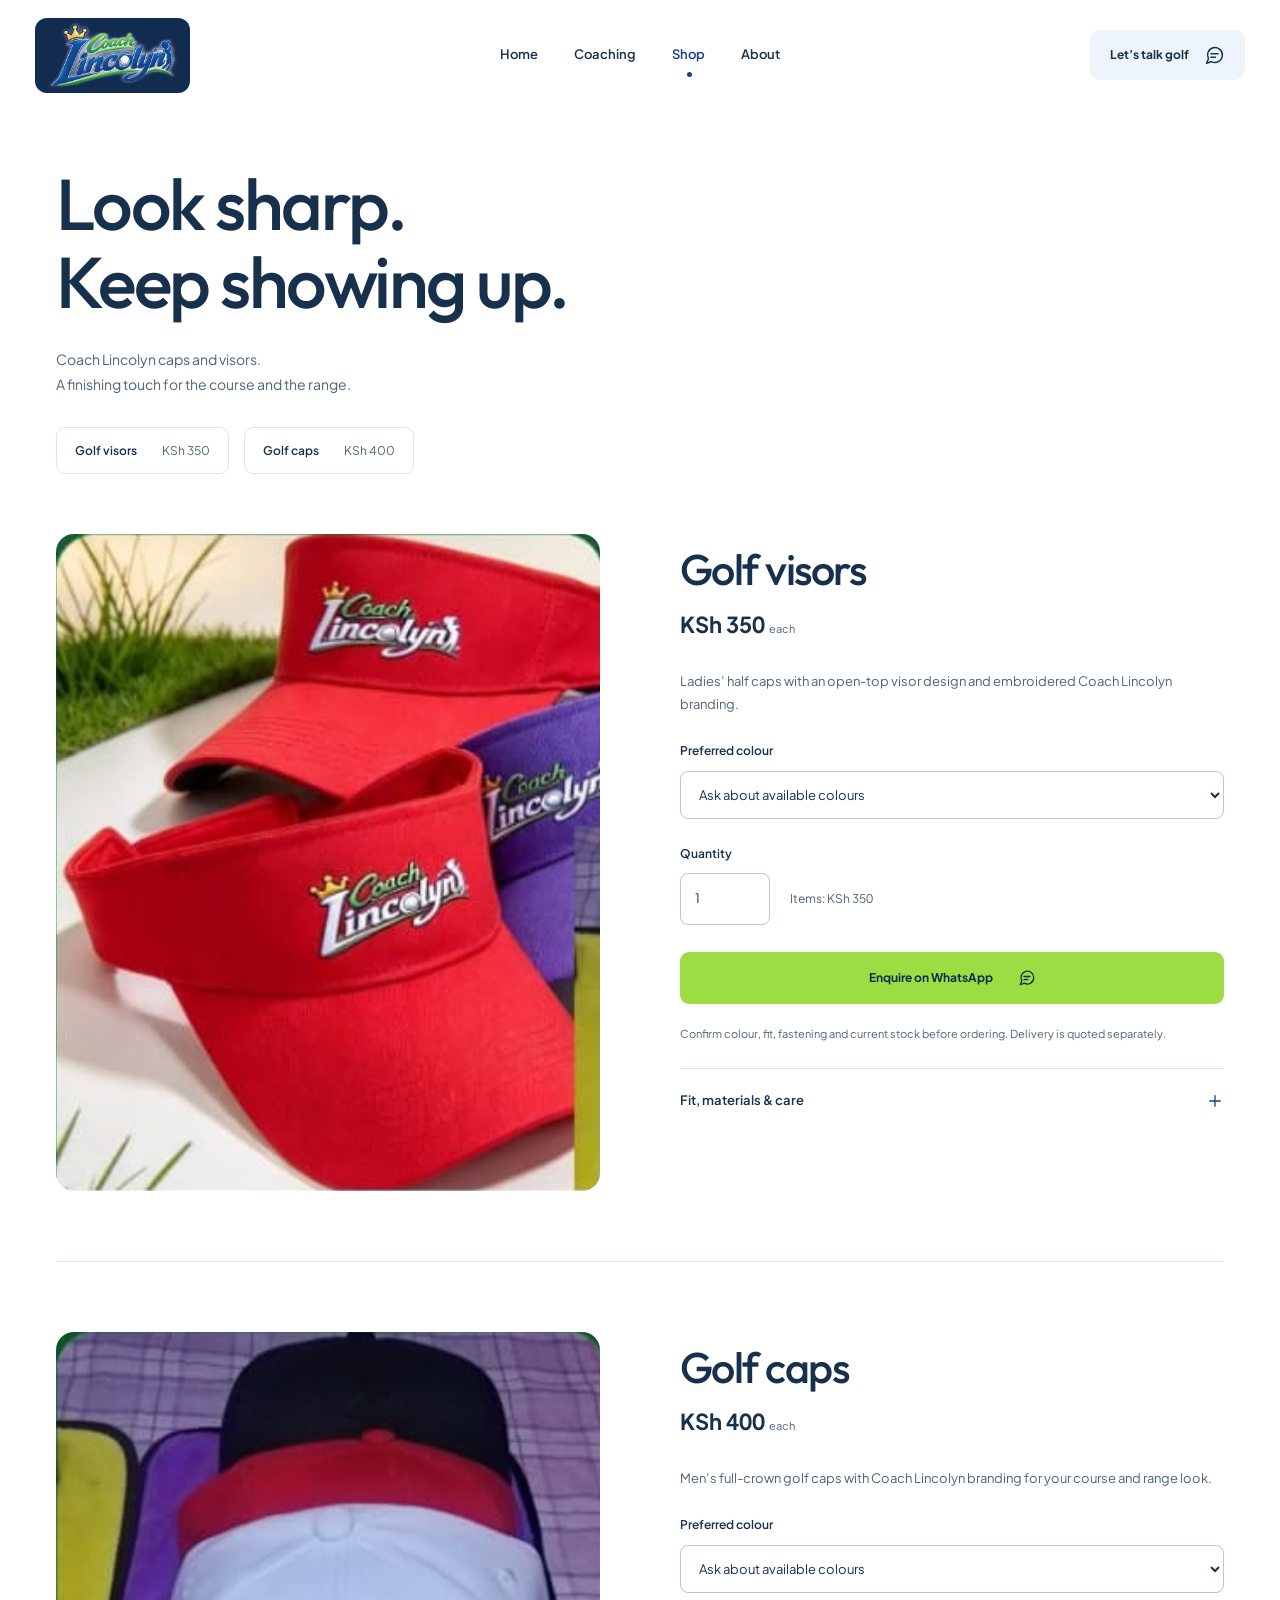
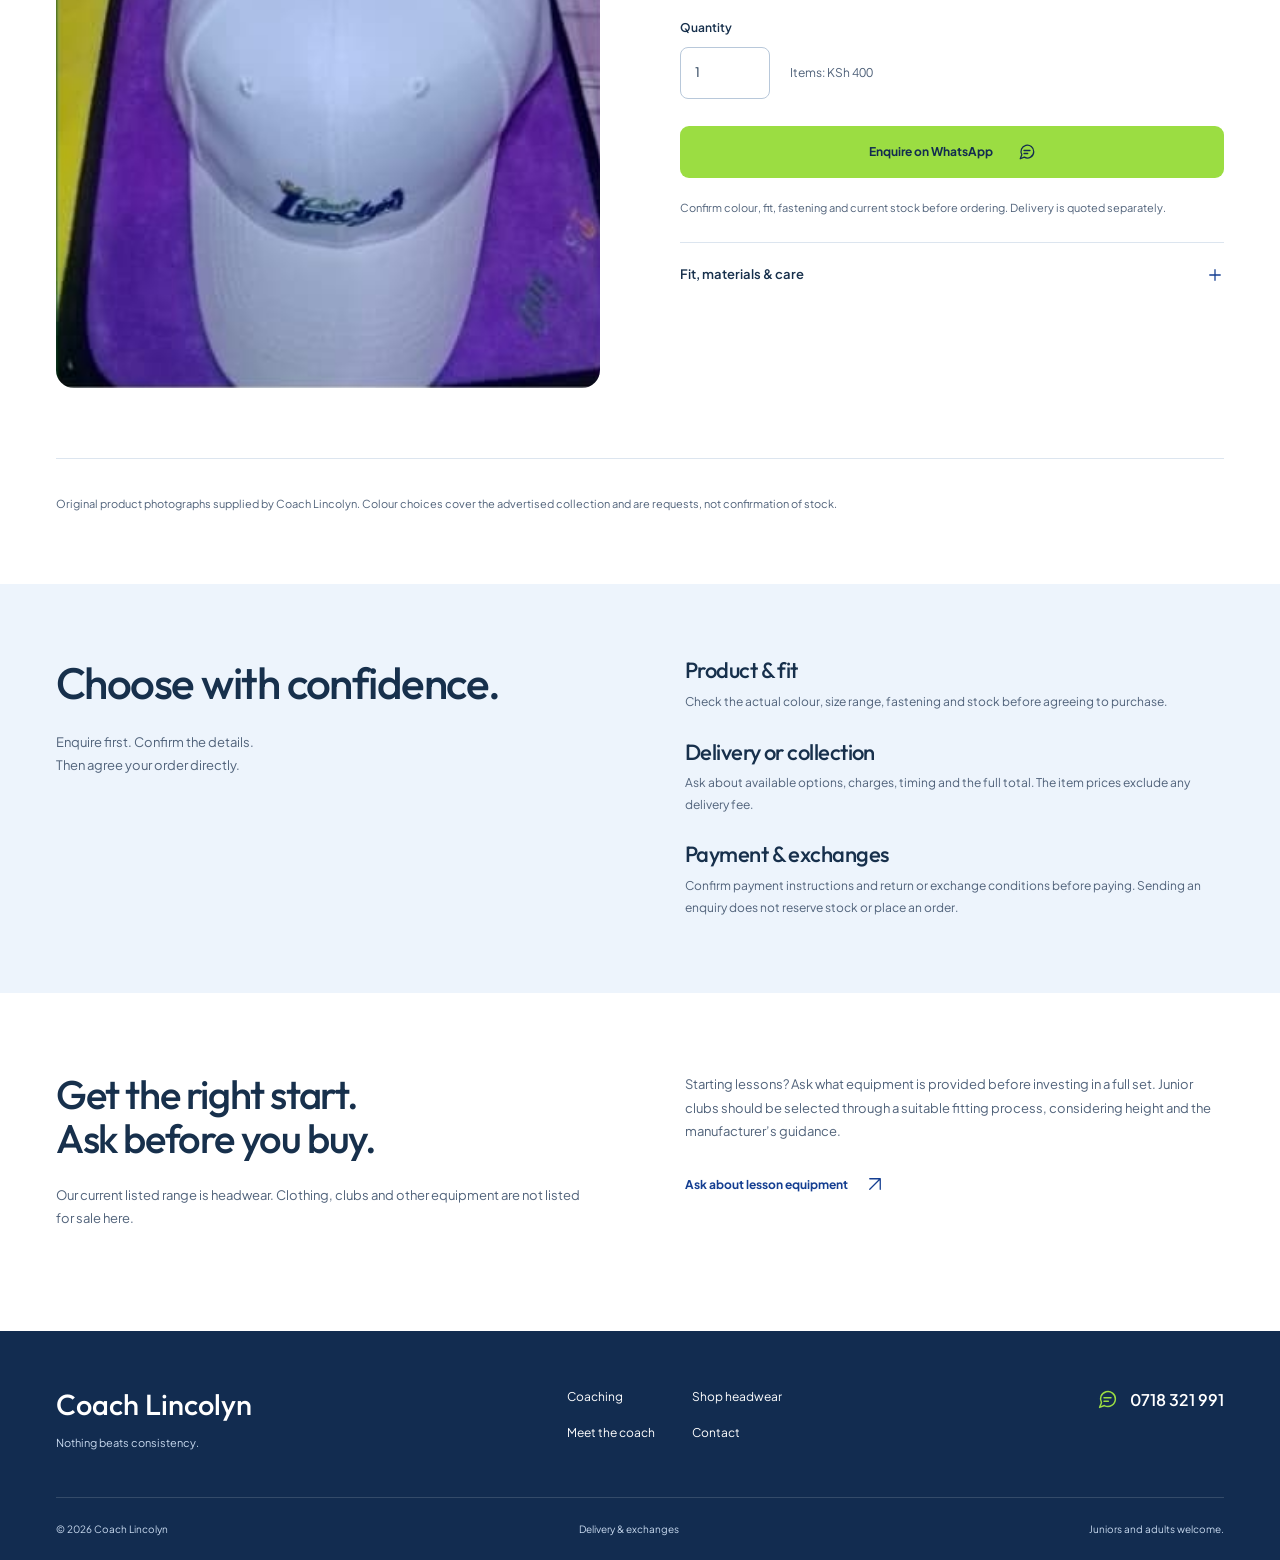
<file: shop.html>
<!doctype html><html lang="en"><head><meta charset="utf-8"><meta name="viewport" content="width=device-width,initial-scale=1"><meta name="theme-color" content="#143e91"><title>Shop | Coach Lincolyn</title><meta name="description" content="Golf coaching for juniors and adults with Coach Lincolyn. Explore lessons, caps and visors. Nothing beats consistency."><link rel="stylesheet" href="fonts.css"><link rel="stylesheet" href="style.css?v=4"></head><body><a class="skip-link" href="#main">Skip to content</a><div class="site-header"><a class="logo" href="index.html" aria-label="Coach Lincolyn home"><img class="" src="assets/logo.jpeg" alt="Coach Lincolyn" fetchpriority="high"></a><nav aria-label="Main navigation" id="navigation"><a href="index.html" >Home</a><a href="coaching.html" >Coaching</a><a href="shop.html" aria-current="page">Shop</a><a href="about.html" >About</a></nav><a class="header-contact" href="contact.html">Let’s talk golf <svg viewBox="0 0 24 24" fill="none" stroke="currentColor" stroke-width="1.7" stroke-linecap="round" stroke-linejoin="round" aria-hidden="true"><path d="M21 11.5a8.5 8.5 0 0 1-12.6 7.4L3 21l2.1-5.4A8.5 8.5 0 1 1 21 11.5Z"/><path d="M8 10h8M8 14h5"/></svg></a><button class="menu-toggle" aria-controls="navigation" aria-expanded="false" aria-label="Open navigation"><svg viewBox="0 0 24 24" fill="none" stroke="currentColor" stroke-width="1.7" stroke-linecap="round" stroke-linejoin="round" aria-hidden="true"><path d="M4 7h16M4 12h16M4 17h16"/></svg></button></div><main id="main"><section class="shop-heading section-wrap"><h1>Look sharp.<br>Keep showing up.</h1><p>Coach Lincolyn caps and visors.<br>A finishing touch for the course and the range.</p><div class="category-links"><a href="#visors">Golf visors <span>KSh 350</span></a><a href="#caps">Golf caps <span>KSh 400</span></a></div></section><div class="shop-products section-wrap"><article class="shop-product" id="visors"><div class="product-photo visor"><img class="" src="assets/products.jpeg" alt="Coach Lincolyn red and purple golf visors" loading="lazy"></div><div class="product-info"><h2>Golf visors</h2><p class="product-price">KSh 350 <span>each</span></p><p>Ladies’ half caps with an open-top visor design and embroidered Coach Lincolyn branding.</p><form class="order-form" data-product="Golf visor" data-price="350"><label for="visor-colour">Preferred colour</label><select name="colour" id="visor-colour"><option value="Please advise">Ask about available colours</option><option>Red</option><option>Purple</option><option>White</option><option>Navy</option><option>Black</option></select><label for="visor-quantity">Quantity</label><div class="quantity-row"><input name="quantity" id="visor-quantity" type="number" min="1" max="99" value="1" required><span class="item-total" aria-live="polite">Items: KSh 350</span></div><button class="btn" type="submit">Enquire on WhatsApp<svg viewBox="0 0 24 24" fill="none" stroke="currentColor" stroke-width="1.7" stroke-linecap="round" stroke-linejoin="round" aria-hidden="true"><path d="M21 11.5a8.5 8.5 0 0 1-12.6 7.4L3 21l2.1-5.4A8.5 8.5 0 1 1 21 11.5Z"/><path d="M8 10h8M8 14h5"/></svg></button><p class="form-error" role="alert"></p><a class="message-fallback" hidden target="_blank" rel="noopener">Open your prepared WhatsApp enquiry</a></form><p class="smallprint">Confirm colour, fit, fastening and current stock before ordering. Delivery is quoted separately.</p><details><summary>Fit, materials & care<svg viewBox="0 0 24 24" fill="none" stroke="currentColor" stroke-width="1.7" stroke-linecap="round" stroke-linejoin="round" aria-hidden="true"><path d="M12 5v14M5 12h14"/></svg></summary><p>Ask for the head-size range, adjustment method, fabric composition and care instructions before purchase. Product-specific specifications have not yet been published.</p></details></div></article><article class="shop-product" id="caps"><div class="product-photo cap"><img class="" src="assets/products.jpeg" alt="Coach Lincolyn white, red and dark golf caps" loading="lazy"></div><div class="product-info"><h2>Golf caps</h2><p class="product-price">KSh 400 <span>each</span></p><p>Men’s full-crown golf caps with Coach Lincolyn branding for your course and range look.</p><form class="order-form" data-product="Golf cap" data-price="400"><label for="cap-colour">Preferred colour</label><select name="colour" id="cap-colour"><option value="Please advise">Ask about available colours</option><option>White</option><option>Red</option><option>Navy</option><option>Black</option><option>Purple</option></select><label for="cap-quantity">Quantity</label><div class="quantity-row"><input name="quantity" id="cap-quantity" type="number" min="1" max="99" value="1" required><span class="item-total" aria-live="polite">Items: KSh 400</span></div><button class="btn" type="submit">Enquire on WhatsApp<svg viewBox="0 0 24 24" fill="none" stroke="currentColor" stroke-width="1.7" stroke-linecap="round" stroke-linejoin="round" aria-hidden="true"><path d="M21 11.5a8.5 8.5 0 0 1-12.6 7.4L3 21l2.1-5.4A8.5 8.5 0 1 1 21 11.5Z"/><path d="M8 10h8M8 14h5"/></svg></button><p class="form-error" role="alert"></p><a class="message-fallback" hidden target="_blank" rel="noopener">Open your prepared WhatsApp enquiry</a></form><p class="smallprint">Confirm colour, fit, fastening and current stock before ordering. Delivery is quoted separately.</p><details><summary>Fit, materials & care<svg viewBox="0 0 24 24" fill="none" stroke="currentColor" stroke-width="1.7" stroke-linecap="round" stroke-linejoin="round" aria-hidden="true"><path d="M12 5v14M5 12h14"/></svg></summary><p>Ask for the head-size range, adjustment method, fabric composition and care instructions before purchase. Product-specific specifications have not yet been published.</p></details></div></article><p class="smallprint original-note">Original product photographs supplied by Coach Lincolyn. Colour choices cover the advertised collection and are requests, not confirmation of stock.</p></div><section class="delivery-section" id="delivery"><div class="section-wrap delivery-layout"><div><h2>Choose with confidence.</h2><p>Enquire first. Confirm the details.<br>Then agree your order directly.</p></div><div class="delivery-info"><article><h3>Product & fit</h3><p>Check the actual colour, size range, fastening and stock before agreeing to purchase.</p></article><article><h3>Delivery or collection</h3><p>Ask about available options, charges, timing and the full total. The item prices exclude any delivery fee.</p></article><article><h3>Payment & exchanges</h3><p>Confirm payment instructions and return or exchange conditions before paying. Sending an enquiry does not reserve stock or place an order.</p></article></div></div></section><section class="equipment-section section-wrap"><div><h2>Get the right start.<br>Ask before you buy.</h2><p>Our current listed range is headwear. Clothing, clubs and other equipment are not listed for sale here.</p></div><div><p>Starting lessons? Ask what equipment is provided before investing in a full set. Junior clubs should be selected through a suitable fitting process, considering height and the manufacturer’s guidance.</p><a class="quiet-link" href="https://wa.me/254718321991?text=Hello%20Coach%20Lincolyn%2C%20what%20clothing%20and%20equipment%20should%20I%20bring%20to%20lessons%3F%20I%20would%20like%20guidance%20before%20buying." target="_blank" rel="noopener">Ask about lesson equipment<svg viewBox="0 0 24 24" fill="none" stroke="currentColor" stroke-width="1.7" stroke-linecap="round" stroke-linejoin="round" aria-hidden="true"><path d="M5 19 19 5M5 5h14v14"/></svg></a></div></section></main><footer class="site-footer"><div class="footer-top"><div><a class="footer-name" href="index.html">Coach Lincolyn</a><p>Nothing beats consistency.</p></div><div class="footer-links"><a href="coaching.html">Coaching</a><a href="shop.html">Shop headwear</a><a href="about.html">Meet the coach</a><a href="contact.html">Contact</a></div><a class="footer-phone" href="https://wa.me/254718321991?text=Hello%20Coach%20Lincolyn%2C%20I%20would%20like%20to%20enquire." target="_blank" rel="noopener"><svg viewBox="0 0 24 24" fill="none" stroke="currentColor" stroke-width="1.7" stroke-linecap="round" stroke-linejoin="round" aria-hidden="true"><path d="M21 11.5a8.5 8.5 0 0 1-12.6 7.4L3 21l2.1-5.4A8.5 8.5 0 1 1 21 11.5Z"/><path d="M8 10h8M8 14h5"/></svg>0718 321 991</a></div><div class="footer-bottom"><span>© 2026 Coach Lincolyn</span><a href="shop.html#delivery">Delivery & exchanges</a><span>Juniors and adults welcome.</span></div></footer><script src="script.js"></script></body></html>
</file>
<file: fonts.css>
@font-face {
  font-family: 'Outfit';
  font-style: normal;
  font-weight: 400;
  font-display: swap;
  src: url(assets/font-0.ttf) format('truetype');
}
@font-face {
  font-family: 'Outfit';
  font-style: normal;
  font-weight: 500;
  font-display: swap;
  src: url(assets/font-1.ttf) format('truetype');
}
@font-face {
  font-family: 'Outfit';
  font-style: normal;
  font-weight: 600;
  font-display: swap;
  src: url(assets/font-2.ttf) format('truetype');
}
@font-face {
  font-family: 'Outfit';
  font-style: normal;
  font-weight: 700;
  font-display: swap;
  src: url(assets/font-3.ttf) format('truetype');
}
@font-face {
  font-family: 'Plus Jakarta Sans';
  font-style: normal;
  font-weight: 400;
  font-display: swap;
  src: url(assets/font-4.ttf) format('truetype');
}
@font-face {
  font-family: 'Plus Jakarta Sans';
  font-style: normal;
  font-weight: 500;
  font-display: swap;
  src: url(assets/font-5.ttf) format('truetype');
}
@font-face {
  font-family: 'Plus Jakarta Sans';
  font-style: normal;
  font-weight: 600;
  font-display: swap;
  src: url(assets/font-6.ttf) format('truetype');
}
@font-face {
  font-family: 'Plus Jakarta Sans';
  font-style: normal;
  font-weight: 700;
  font-display: swap;
  src: url(assets/font-7.ttf) format('truetype');
}
</file>
<file: style.css>
:root{--blue:#143e91;--navy:#122c50;--green:#9bdd42;--ink:#17304c;--body:#50627a;--pale:#edf4fc;--line:#dce5ef;--white:#fff;--radius:18px;--body-font:'Plus Jakarta Sans',Arial,sans-serif;--display:'Outfit',Arial,sans-serif}*{box-sizing:border-box}html{scroll-behavior:smooth;scroll-padding-top:28px}body{margin:0;background:#fff;color:var(--ink);font:14px/1.8 var(--body-font);-webkit-font-smoothing:antialiased}a{color:inherit;text-decoration:none}button,input,select,textarea{font:inherit}button,a,summary{touch-action:manipulation}button,summary{cursor:pointer}img{display:block;max-width:100%}svg{width:21px;height:21px;flex-shrink:0}::selection{background:var(--green);color:var(--navy)}input,textarea{caret-color:var(--blue)}a:focus-visible,button:focus-visible,select:focus-visible,input:focus-visible,textarea:focus-visible,summary:focus-visible{outline:3px solid #4679d4;outline-offset:5px}a{text-underline-offset:5px}h1,h2,h3,p{margin-top:0}h1,h2,h3{font-family:var(--display);font-weight:500;letter-spacing:-.035em;line-height:1.08;text-wrap:balance}h1{font-size:clamp(48px,5.5vw,80px);margin-bottom:26px}h2{font-size:clamp(34px,3.5vw,51px);margin-bottom:24px}h3{font-size:27px;letter-spacing:-.025em;margin-bottom:15px}p{color:var(--body);max-width:68ch;margin-bottom:20px}.section-wrap{width:min(1200px,calc(100% - 112px));margin-inline:auto}.skip-link{position:absolute;top:-100px}.skip-link:focus{top:10px;left:10px;background:white;padding:12px;z-index:10}.site-header{height:110px;width:min(1320px,calc(100% - 70px));margin:auto;display:flex;align-items:center;justify-content:space-between;gap:35px}.logo{width:155px;background:var(--navy);padding:5px 11px;border-radius:12px}.logo img{width:100%;height:65px;object-fit:contain;mix-blend-mode:screen}.site-header nav{display:flex;gap:36px;align-items:center;font-size:13px;font-weight:600}.site-header nav a{position:relative;padding:12px 0}.site-header nav a[aria-current=page]{color:var(--blue)}.site-header nav a[aria-current=page]:after{content:'';position:absolute;width:5px;height:5px;border-radius:50%;background:var(--blue);bottom:2px;left:calc(50% - 2px)}.site-header nav a:hover{color:var(--blue)}.header-contact{display:flex;align-items:center;gap:15px;background:var(--pale);padding:14px 20px;border-radius:10px;font-size:12px;font-weight:700}.menu-toggle{display:none}.btn{display:inline-flex;align-items:center;justify-content:center;gap:25px;background:var(--green);color:var(--navy);border:0;border-radius:9px;padding:17px 23px;font-size:12px;font-weight:700;line-height:1.5;min-height:52px;transition:background .18s,box-shadow .18s}.btn svg{width:18px;height:18px}.btn:hover{background:#b4e96e;box-shadow:0 6px 18px #264a2018}.btn-navy{background:var(--navy);color:white}.btn-navy:hover{background:#20466f}.btn-white{background:white;color:var(--blue)}.btn-white:hover{background:#eaf2fc}.quiet-link{display:inline-flex;align-items:center;gap:18px;font-size:12px;font-weight:700;color:var(--blue);padding:10px 0}.quiet-link:hover{text-decoration:underline}.quiet-link svg{width:18px;height:18px}.home-hero{display:grid;grid-template-columns:1.15fr 1fr;gap:65px;padding-top:37px;padding-bottom:65px;align-items:center}.hero-words h1{font-size:clamp(48px,5.4vw,78px);max-width:660px}.hero-words>p{font-size:15px;line-height:1.95;max-width:450px}.hero-actions{display:flex;align-items:center;gap:28px;margin-top:32px;flex-wrap:wrap}.hero-promise{display:flex;gap:16px;align-items:center;margin-top:52px;font-size:11px;color:var(--body);line-height:1.7}.hero-promise>svg{width:37px;height:37px;padding:7px;background:var(--pale);border-radius:50%;color:var(--blue)}.hero-portrait{height:580px;position:relative;margin-right:22px}.main-portrait{width:100%;height:100%;object-fit:cover;object-position:50% 10%;border-radius:24px}.photo-caption{position:absolute;left:24px;bottom:25px;color:white;background:#122c50e8;border-radius:12px;padding:18px 22px;max-width:240px}.photo-caption span{font-size:10px;display:block;color:#dce9fb;margin-bottom:7px}.photo-caption b{font:500 22px/1.2 var(--display);letter-spacing:-.02em}.consistency-tag{position:absolute;right:-35px;top:38px;background:var(--green);padding:19px 23px;border-radius:12px;font-size:11px;line-height:1.5;box-shadow:0 10px 25px #122c5012}.consistency-tag strong{font:500 23px var(--display)}.welcome-note{padding:44px 0 50px;border-top:1px solid var(--line);display:grid;grid-template-columns:1fr 1fr;gap:100px}.welcome-note>p{font:500 29px/1.25 var(--display);color:var(--ink);letter-spacing:-.02em}.welcome-note>div p{font-size:13px;margin-bottom:12px}.paths{padding-block:55px 95px}.section-heading{display:flex;align-items:end;justify-content:space-between;gap:50px;margin-bottom:38px}.section-heading h2{margin:0}.section-heading>p{font-size:13px;margin-bottom:5px;max-width:300px}.paths-layout{display:grid;grid-template-columns:1.2fr 1fr;gap:35px}.junior-feature{background:var(--pale);border-radius:var(--radius);overflow:hidden}.junior-photo{height:310px}.junior-photo img{height:100%;width:100%;object-fit:cover;object-position:50% 13%}.junior-copy{padding:30px 35px 32px}.junior-copy p{max-width:450px;font-size:13px}.junior-copy h3{font-size:30px}.adult-feature{padding:40px 35px;background:#f3f8ec;border-radius:var(--radius);display:flex;flex-direction:column;align-items:flex-start}.adult-top{display:flex;align-items:center;gap:12px;font-size:11px;margin-bottom:44px;color:#476332}.adult-top svg{width:28px;height:28px}.adult-feature h3{font-size:38px}.adult-feature p{font-size:13px}.check-list{list-style:none;padding:0;margin:20px 0 27px}.check-list li{display:flex;gap:12px;align-items:flex-start;font-size:12px;margin:12px 0;color:var(--body)}.check-list svg{color:#3f7921;width:17px;height:17px;margin-top:2px}.adult-feature>.quiet-link{margin-top:auto}.method-section{background:var(--blue);color:white}.method-layout{display:grid;grid-template-columns:1fr 1fr;gap:110px;padding-block:85px}.method-layout h2{color:white}.method-layout>div>p{color:#dce8ff;font-size:14px;max-width:375px;margin-bottom:30px}.journey-list{list-style:none;padding:0;margin:0}.journey-list li{display:flex;gap:21px;padding:22px 0;border-bottom:1px solid #ffffff30}.journey-list li:first-child{padding-top:0}.journey-list li:last-child{border-bottom:0}.step-count{width:34px;height:34px;border-radius:50%;border:1px solid #ffffff50;display:grid;place-items:center;flex-shrink:0;font-size:12px;color:var(--green)}.journey-list h3{font-size:23px;color:#fff;margin-bottom:9px}.journey-list p{font-size:12px;color:#dce8ff;margin-bottom:0;max-width:340px}.coach-preview{padding-block:100px;display:grid;grid-template-columns:1fr 1fr;gap:100px;align-items:center}.coach-image{height:480px}.coach-image img{height:100%;width:100%;object-fit:cover;object-position:50% 18%;border-radius:20px}.coach-preview>div>p{font-size:14px;max-width:390px}.shop-teaser{padding-bottom:100px}.shop-pair{display:grid;grid-template-columns:1fr 1fr;gap:32px}.product-preview{background:#f4f6f9;border-radius:18px;overflow:hidden}.product-photo{position:relative;overflow:hidden;aspect-ratio:320/386;background:#f4f6f9}.product-photo img{position:absolute;width:222.2%;max-width:none;height:auto;top:-113.2%;left:-7.8%}.product-photo.cap img{left:-113.8%}.product-preview>.product-photo{aspect-ratio:320/300}.product-preview>.product-photo img{top:-145.7%}.product-preview>div:last-child{display:flex;justify-content:space-between;align-items:center;gap:12px;padding:25px 30px}.product-preview h3{font-size:25px;margin:0}.product-preview p{font-size:14px;color:var(--ink);margin:0;font-weight:700}.product-preview p span{font-size:10px;font-weight:400;color:var(--body)}.conversation{border-radius:22px;background:var(--green);padding:55px 60px;display:flex;justify-content:space-between;align-items:center;gap:50px;margin-bottom:70px}.conversation h2{font-size:39px;max-width:620px;margin-bottom:15px}.conversation p{color:#284426;font-size:12px;margin-bottom:0}.conversation>.btn{flex-shrink:0}.site-footer{background:var(--navy);color:white;padding:55px max(56px,calc((100% - 1200px)/2)) 22px}.footer-top{display:flex;justify-content:space-between;align-items:start;gap:40px;padding-bottom:45px}.footer-name{font:500 29px var(--display)}.footer-top p{color:#c8d9ee;font-size:11px;margin:10px 0 0}.footer-links{display:grid;grid-template-columns:1fr 1fr;gap:15px 35px;font-size:12px}.footer-phone{font-size:16px;font-weight:600;display:flex;gap:12px;align-items:center}.footer-phone svg{color:var(--green)}.footer-bottom{display:flex;justify-content:space-between;gap:20px;border-top:1px solid #ffffff25;padding-top:22px;color:#c8d9ee;font-size:10px}.page-hero{padding-block:40px 80px;display:grid;grid-template-columns:1.2fr 1fr;gap:90px;align-items:center}.page-hero h1{font-size:64px}.page-hero>div>p{font-size:14px;max-width:420px;margin-bottom:30px}.page-hero-photo{height:465px}.page-hero-photo img{width:100%;height:100%;object-fit:cover;object-position:50% 12%;border-radius:22px}.programme-detail{padding-block:65px;display:grid;grid-template-columns:1fr 1.2fr;gap:100px;border-top:1px solid var(--line)}.programme-title h2{font-size:42px;max-width:360px}.programme-title>p{font-size:12px;font-weight:700;color:var(--blue)}.programme-body p{font-size:13px}.programme-body .large-copy{font-size:22px;line-height:1.5;font-family:var(--display);color:var(--ink)}.programme-body .check-list{margin-block:25px}.smallprint{font-size:11px!important;line-height:1.85;color:var(--body);max-width:65ch;margin-top:20px}.progress-section{padding-block:80px}.progress-section>p{max-width:600px;font-size:13px}.progress-lines{display:grid;grid-template-columns:repeat(3,1fr);gap:45px;margin-top:40px}.progress-lines article{padding-top:25px;border-top:1px solid #9bb4d4}.progress-lines p{font-size:12px}.october-offer{padding:48px 55px;background:var(--pale);border-radius:20px;display:grid;grid-template-columns:1.1fr 1fr;gap:75px}.october-offer h2{font-size:41px}.october-offer p{font-size:13px}.october-offer .offer-terms{font-size:10px;margin-bottom:0;max-width:370px}.offer-details{background:var(--blue);color:white;padding:30px 35px;border-radius:14px;display:flex;flex-direction:column;align-items:flex-start}.offer-details>p{color:#dce8ff;font-size:12px;margin-bottom:14px}.offer-details strong{font:500 41px/1 var(--display);letter-spacing:-.025em;white-space:nowrap}.offer-details>span{font-size:11px;color:#dce8ff;margin:12px 0 25px}.offer-details .btn{font-size:11px;width:100%;gap:15px}.faq-section{padding-block:85px;display:grid;grid-template-columns:.85fr 1.2fr;gap:85px}.faq-section h2{max-width:300px}.faq-list details{padding:21px 0;border-bottom:1px solid var(--line)}summary{display:flex;justify-content:space-between;align-items:center;gap:20px;font-size:13px;font-weight:600;list-style:none}summary::-webkit-details-marker{display:none}summary svg{width:18px;height:18px;color:var(--blue);transition:transform .2s}details[open] summary svg{transform:rotate(45deg)}details p{font-size:12px;line-height:1.9;margin:18px 0 2px}.shop-heading{padding-block:55px 60px;position:relative}.shop-heading h1{font-size:72px}.shop-heading>p{font-size:14px}.category-links{display:flex;gap:15px;margin-top:30px}.category-links a{display:flex;gap:25px;border:1px solid var(--line);border-radius:9px;padding:12px 18px;font-size:12px;font-weight:600}.category-links a:hover{background:var(--pale)}.category-links span{color:var(--body);font-weight:400}.shop-product{display:grid;grid-template-columns:1fr 1fr;gap:80px;padding-bottom:70px;margin-bottom:70px;border-bottom:1px solid var(--line);align-items:start;scroll-margin-top:30px}.shop-product>.product-photo{border-radius:18px}.product-info{padding-top:12px}.product-info h2{font-size:43px;margin-bottom:12px}.product-price{font-size:22px;font-weight:700;color:var(--ink);font-variant-numeric:tabular-nums;margin-bottom:25px}.product-price span{font-size:11px;font-weight:400;color:var(--body)}.product-info>p:not(.product-price){font-size:13px}.order-form label,#enquiry label{display:block;font-size:12px;font-weight:600;margin:24px 0 9px}select,input,textarea{display:block;width:100%;border:1px solid #b8c8da;border-radius:8px;padding:13px 14px;color:var(--ink);background:#fff;font-size:13px;min-height:48px}select:hover,input:hover,textarea:hover{border-color:#7494bc}textarea{resize:vertical;max-height:500px}textarea::placeholder{color:#64748b}select:focus,input:focus,textarea:focus{border-color:var(--blue)}.quantity-row{display:flex;align-items:center;gap:20px}.quantity-row input{width:90px}.item-total{font-size:12px;color:var(--body);font-variant-numeric:tabular-nums}.order-form>.btn{margin-top:27px;width:100%}.form-error{color:#9b2727;font-size:12px;margin:12px 0 0}.form-error:empty{display:none}.message-fallback{font-size:11px;color:var(--blue);text-decoration:underline;display:block;margin-top:15px}.message-fallback[hidden]{display:none}.product-info details{border-top:1px solid var(--line);padding:20px 0;margin-top:24px}.original-note{margin-top:-35px;margin-bottom:70px;max-width:none}.delivery-section{background:var(--pale)}.delivery-layout{display:grid;grid-template-columns:1fr 1fr;gap:90px;padding-block:75px}.delivery-layout h2{font-size:44px}.delivery-layout>div>p{font-size:13px}.delivery-info article{margin-bottom:28px}.delivery-info article:last-child{margin-bottom:0}.delivery-info h3{font-size:22px;margin-bottom:8px}.delivery-info p{font-size:12px;margin-bottom:0}.equipment-section{padding-block:80px;display:grid;grid-template-columns:1fr 1fr;gap:90px}.equipment-section h2{font-size:40px}.equipment-section p{font-size:13px}.about-hero{padding-block:40px 85px;display:grid;grid-template-columns:1fr 1fr;gap:90px;align-items:center}.about-photo{height:570px}.about-photo img{height:100%;width:100%;object-fit:cover;object-position:50% 18%;border-radius:22px}.about-hero h1{font-size:70px}.about-hero p{font-size:14px}.about-hero .large-copy{font:500 23px var(--display);color:var(--ink)}.about-hero .btn{margin-top:12px}.belief-section{padding-block:65px;background:var(--pale);border-radius:22px;padding-inline:60px}.belief-section>p{font-size:13px}.belief-copy{display:grid;grid-template-columns:repeat(3,1fr);gap:40px;margin-top:45px}.belief-copy h3{font-size:25px}.belief-copy p{font-size:12px;margin-bottom:0}.about-gallery{display:grid;grid-template-columns:1fr 1fr;gap:30px;padding-block:70px}.about-gallery img{width:100%;height:420px;object-fit:cover;object-position:50% 13%;border-radius:18px}.background-note{padding-bottom:70px}.background-note h2{font-size:37px}.background-note p{max-width:650px;font-size:13px}.contact-layout{padding-block:55px 85px;display:grid;grid-template-columns:1fr 1fr;gap:100px;align-items:start}.contact-copy h1{font-size:70px}.contact-copy>p{font-size:14px}.big-phone{display:flex;gap:15px;align-items:center;font-size:24px;font-weight:600;margin:30px 0 16px}.big-phone svg{color:var(--blue);width:27px;height:27px}.contact-copy .smallprint{max-width:330px}.contact-image{height:230px;margin-top:30px;overflow:hidden;border-radius:15px}.contact-image img{width:100%;height:100%;object-fit:cover;object-position:50% 13%}.contact-form-wrap{background:var(--pale);padding:40px;border-radius:18px}.contact-form-wrap h2{font-size:32px}.contact-form-wrap .btn{margin-top:28px;width:100%}.confirm-before{padding-top:25px;margin-top:25px;border-top:1px solid #cad9ed}.confirm-before h3{font-size:21px}.confirm-before p{font-size:11px;margin-bottom:0}
@media(min-width:1500px){.home-hero{padding-top:60px;padding-bottom:85px}.hero-portrait{height:630px}.hero-words h1{font-size:80px}}
@media(max-width:1100px){.section-wrap{width:calc(100% - 80px)}.site-header{width:calc(100% - 50px)}.site-header nav{gap:25px}.home-hero{gap:35px}.hero-words h1{font-size:61px}.hero-portrait{height:530px}.consistency-tag{right:-20px;padding:15px 18px}.hero-actions{gap:15px}.hero-actions .btn{padding:16px 18px}.method-layout,.coach-preview,.programme-detail,.page-hero,.about-hero,.contact-layout{gap:55px}.shop-product{gap:50px}.conversation{padding:45px}.conversation h2{font-size:34px}.conversation>.btn{font-size:11px;padding-inline:18px}.adult-feature{padding:32px 28px}.adult-feature h3{font-size:34px}.site-footer{padding-inline:40px}.october-offer{gap:40px;padding:40px}.page-hero h1{font-size:57px}}
@media(max-width:840px){.site-header{height:95px;width:calc(100% - 40px);gap:20px;position:relative}.logo{width:135px}.logo img{height:56px}.header-contact{margin-left:auto;background:transparent;padding:8px 0;font-size:11px;gap:10px}.menu-toggle{display:grid;place-items:center;width:43px;height:43px;background:var(--pale);border:0;border-radius:9px;color:var(--blue)}.site-header nav{display:none;position:absolute;top:85px;left:0;right:0;background:white;box-shadow:0 14px 30px #122c5020;border-radius:12px;padding:18px 25px;z-index:5;flex-direction:column;align-items:stretch;gap:0}.site-header nav.is-open{display:flex}.site-header nav a{padding:12px}.site-header nav a[aria-current=page]:after{left:0;top:22px}.section-wrap{width:calc(100% - 48px)}.home-hero{gap:25px}.hero-words h1{font-size:49px}.hero-words>p{font-size:13px}.hero-portrait{height:480px;margin-right:10px}.photo-caption{left:15px;bottom:18px;padding:14px 17px}.photo-caption b{font-size:18px}.consistency-tag{top:25px;right:-15px;font-size:10px;padding:13px 16px}.consistency-tag strong{font-size:21px}.hero-actions{display:block}.hero-actions .quiet-link{margin-top:12px}.hero-promise{margin-top:30px}.welcome-note{gap:40px}.welcome-note>p{font-size:25px}.paths-layout{gap:22px;grid-template-columns:1fr 1fr}.junior-photo{height:240px}.junior-copy{padding:25px}.adult-feature{padding:28px 24px}.adult-top{margin-bottom:28px;font-size:10px}.adult-feature h3{font-size:29px}.adult-feature p,.junior-copy p{font-size:12px}.check-list li{font-size:11px}.method-layout{gap:45px}.method-layout h2{font-size:37px}.coach-preview{gap:45px;padding-block:75px}.coach-image{height:400px}.conversation{display:block;padding:40px}.conversation>.btn{margin-top:25px}.footer-top{flex-wrap:wrap}.footer-phone{font-size:14px}.page-hero{gap:35px}.page-hero h1{font-size:49px}.page-hero-photo{height:420px}.programme-detail{gap:40px}.programme-title h2{font-size:36px}.october-offer{gap:30px;padding:30px}.october-offer h2{font-size:34px}.offer-details{padding:25px}.offer-details strong{font-size:33px}.faq-section{gap:40px}.shop-product{gap:35px}.shop-heading h1{font-size:62px}.product-info h2{font-size:37px}.product-info{padding-top:0}.product-info>p:not(.product-price){font-size:12px}.product-info .smallprint{font-size:10px!important}.delivery-layout,.equipment-section{gap:45px}.about-hero{gap:45px}.about-hero h1{font-size:58px}.about-photo{height:520px}.belief-section{padding:45px 35px}.belief-copy{gap:25px}.belief-copy h3{font-size:23px}.about-gallery img{height:340px}.contact-layout{gap:35px}.contact-copy h1{font-size:57px}.contact-form-wrap{padding:28px}.contact-form-wrap h2{font-size:29px}}
@media(max-width:620px){body{font-size:14px}.site-header{height:88px;gap:15px}.header-contact{font-size:0;gap:0}.header-contact svg{width:23px;height:23px}.logo{width:130px}.logo img{height:53px}.site-header nav{top:80px}.section-wrap{width:calc(100% - 40px)}h1{font-size:50px}h2{font-size:36px;line-height:1.12}h3{font-size:26px}.home-hero{grid-template-columns:1fr;padding-top:28px;padding-bottom:40px;gap:32px}.hero-words h1{font-size:clamp(43px,11.6vw,66px);margin-bottom:22px}.hero-words>p{font-size:13px;max-width:390px}.hero-words>p br{display:none}.hero-actions{display:flex;gap:20px;margin-top:25px}.hero-actions .btn{font-size:11px;padding:15px 17px;gap:15px}.hero-actions .quiet-link{margin:0;font-size:11px;gap:10px}.hero-promise{margin-top:26px;font-size:10px}.hero-promise br{display:none}.hero-promise span{max-width:250px}.hero-portrait{height:440px;margin-right:13px}.main-portrait{object-position:50% 12%;border-radius:18px}.photo-caption{bottom:20px;left:18px}.consistency-tag{right:-13px}.welcome-note{padding-block:32px;grid-template-columns:1fr;gap:20px}.welcome-note>p{margin-bottom:0;font-size:26px}.welcome-note>div p{font-size:12px}.paths{padding-block:35px 55px}.section-heading{display:block;margin-bottom:28px}.section-heading>p{margin-top:20px;max-width:none}.section-heading>.quiet-link{margin-top:15px}.paths-layout{grid-template-columns:1fr;gap:22px}.junior-photo{height:290px;object-position:50% 13%}.junior-copy{padding:28px}.junior-copy p{font-size:13px}.adult-feature{padding:30px}.adult-top{margin-bottom:28px;font-size:11px}.adult-feature h3{font-size:34px}.adult-feature p{font-size:13px}.check-list li{font-size:12px}.method-layout{grid-template-columns:1fr;gap:35px;padding-block:50px}.method-layout h2{font-size:38px}.method-layout>div>p{font-size:13px}.journey-list h3{font-size:23px}.journey-list p{font-size:12px}.coach-preview{grid-template-columns:1fr;gap:32px;padding-block:55px}.coach-image{height:390px}.coach-preview>div>p{font-size:13px}.shop-teaser{padding-bottom:55px}.shop-pair{gap:15px}.product-preview{border-radius:12px}.product-preview>div:last-child{display:block;padding:18px 15px}.product-preview h3{font-size:23px;margin-bottom:8px}.product-preview p{font-size:12px}.product-preview p span{font-size:9px}.conversation{padding:32px 27px;border-radius:16px;margin-bottom:45px}.conversation h2{font-size:34px}.conversation p{font-size:12px}.site-footer{padding:40px 24px 22px}.footer-top{display:block;padding-bottom:28px}.footer-links{margin-block:28px;max-width:300px;gap:14px}.footer-phone{font-size:15px}.footer-bottom{flex-wrap:wrap;font-size:9px;gap:12px 20px}.page-hero{grid-template-columns:1fr;padding-block:28px 45px;gap:32px}.page-hero h1{font-size:49px}.page-hero>div>p{font-size:13px}.page-hero-photo{height:390px}.programme-detail{grid-template-columns:1fr;gap:20px;padding-block:40px}.programme-title h2{font-size:35px;margin-bottom:15px}.programme-title>p{margin-bottom:0}.programme-body .large-copy{font-size:22px}.programme-body .check-list{margin-block:20px}.progress-section{padding-block:50px}.progress-lines{grid-template-columns:1fr;gap:15px;margin-top:30px}.progress-lines article{padding-top:20px}.progress-lines h3{font-size:26px}.october-offer{grid-template-columns:1fr;padding:30px 25px;gap:25px}.october-offer h2{font-size:35px}.offer-details{padding:27px}.offer-details strong{font-size:39px}.faq-section{grid-template-columns:1fr;padding-block:50px;gap:15px}.faq-section h2{max-width:none}.faq-list summary{font-size:12px;gap:15px}.shop-heading{padding-block:30px 35px}.shop-heading h1{font-size:52px}.shop-heading>p{font-size:13px}.category-links{gap:10px;flex-wrap:wrap}.category-links a{padding:12px 13px;font-size:11px;gap:16px}.shop-product{grid-template-columns:1fr;gap:28px;margin-bottom:40px;padding-bottom:40px}.product-info h2{font-size:36px}.product-info>p:not(.product-price){font-size:13px}.product-info .smallprint{font-size:11px!important}.original-note{margin-top:-15px;margin-bottom:40px}.delivery-layout,.equipment-section{grid-template-columns:1fr;padding-block:45px;gap:25px}.delivery-layout h2,.equipment-section h2{font-size:36px}.delivery-layout>div>p,.equipment-section p{font-size:12px}.about-hero{grid-template-columns:1fr;padding-block:28px 50px;gap:32px}.about-photo{height:390px}.about-hero h1{font-size:58px}.about-hero p{font-size:13px}.belief-section{padding:35px 25px;border-radius:16px}.belief-section h2{font-size:36px}.belief-copy{grid-template-columns:1fr;gap:25px;margin-top:30px}.belief-copy h3{font-size:26px;margin-bottom:10px}.belief-copy p{font-size:12px}.about-gallery{gap:15px;padding-block:40px}.about-gallery img{height:250px;border-radius:12px}.background-note{padding-bottom:45px}.background-note h2{font-size:34px}.contact-layout{grid-template-columns:1fr;padding-block:28px 45px;gap:32px}.contact-copy h1{font-size:56px}.contact-copy>p{font-size:13px}.contact-image{display:none}.contact-form-wrap{padding:28px 24px}.contact-form-wrap h2{font-size:31px}.big-phone{font-size:23px}}
@media(prefers-reduced-motion:reduce){html{scroll-behavior:auto}*,*:before,*:after{animation:none!important;transition:none!important}}
</file>
